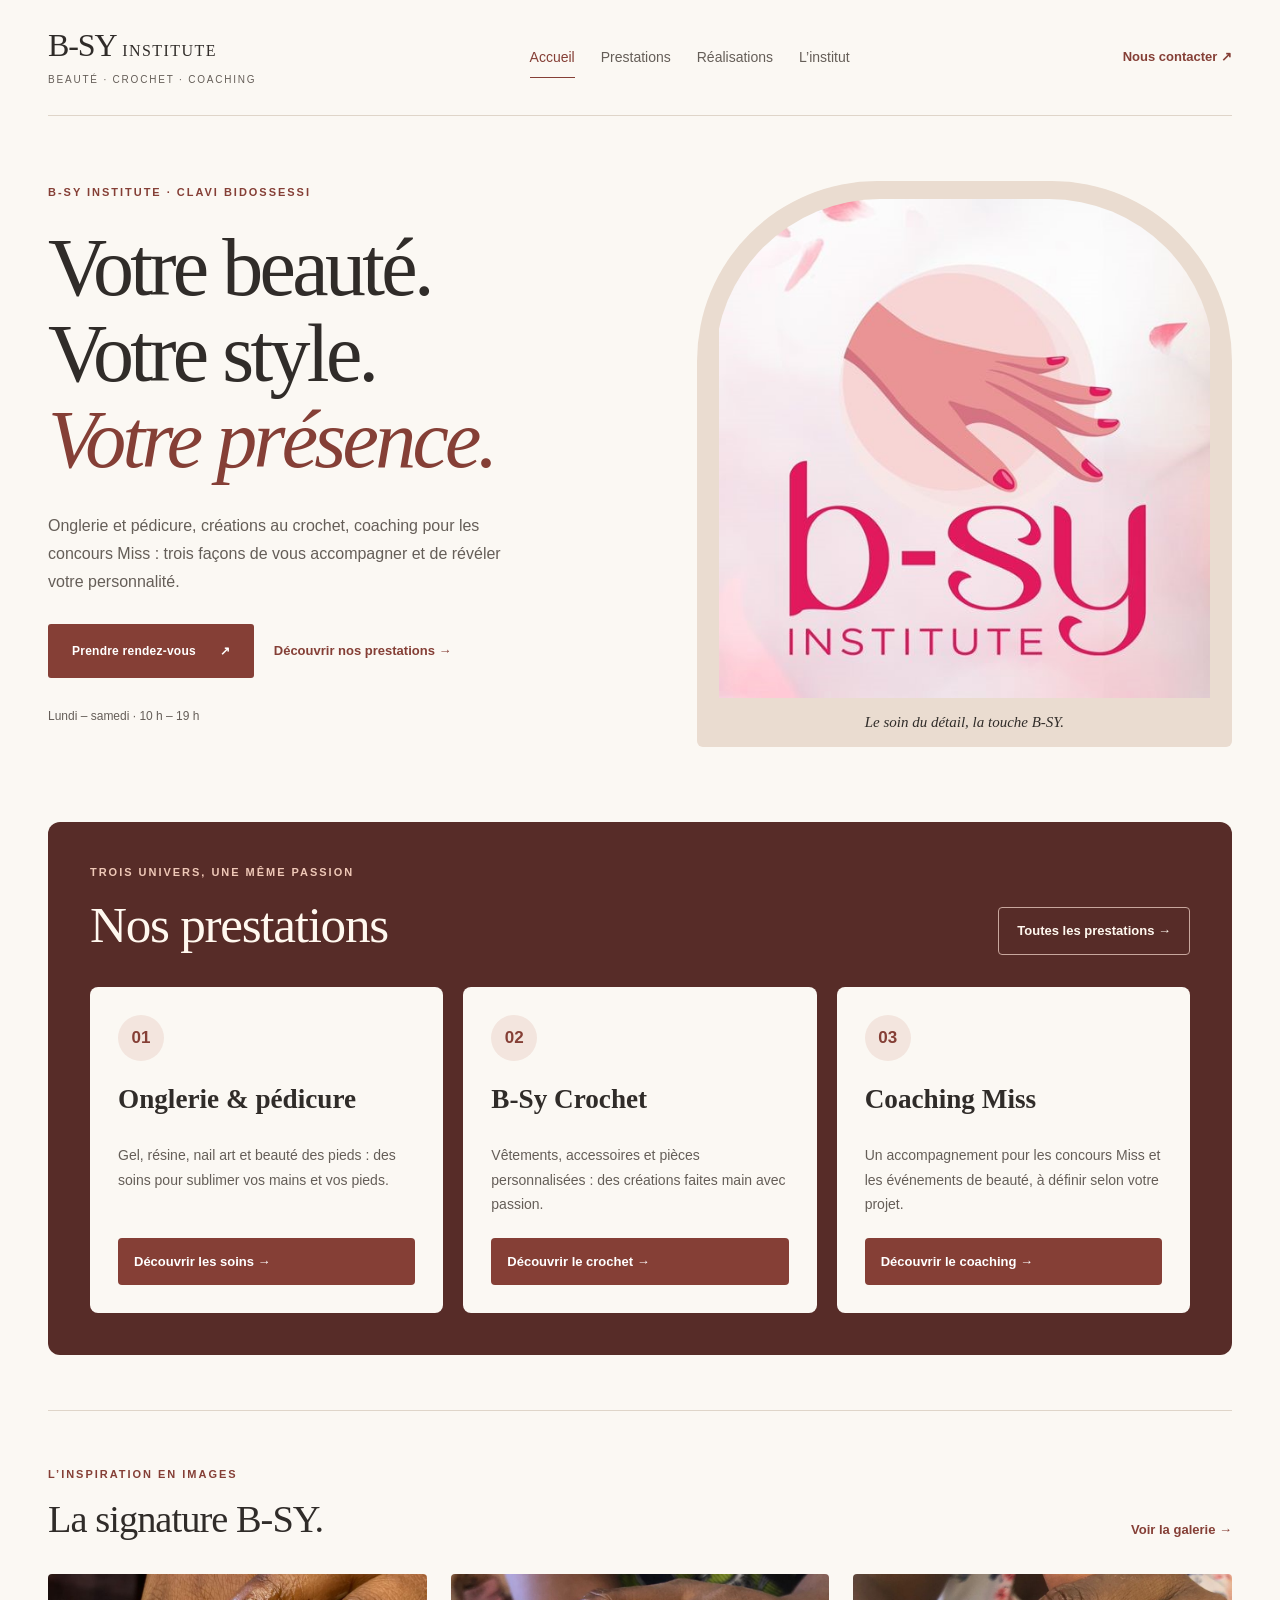
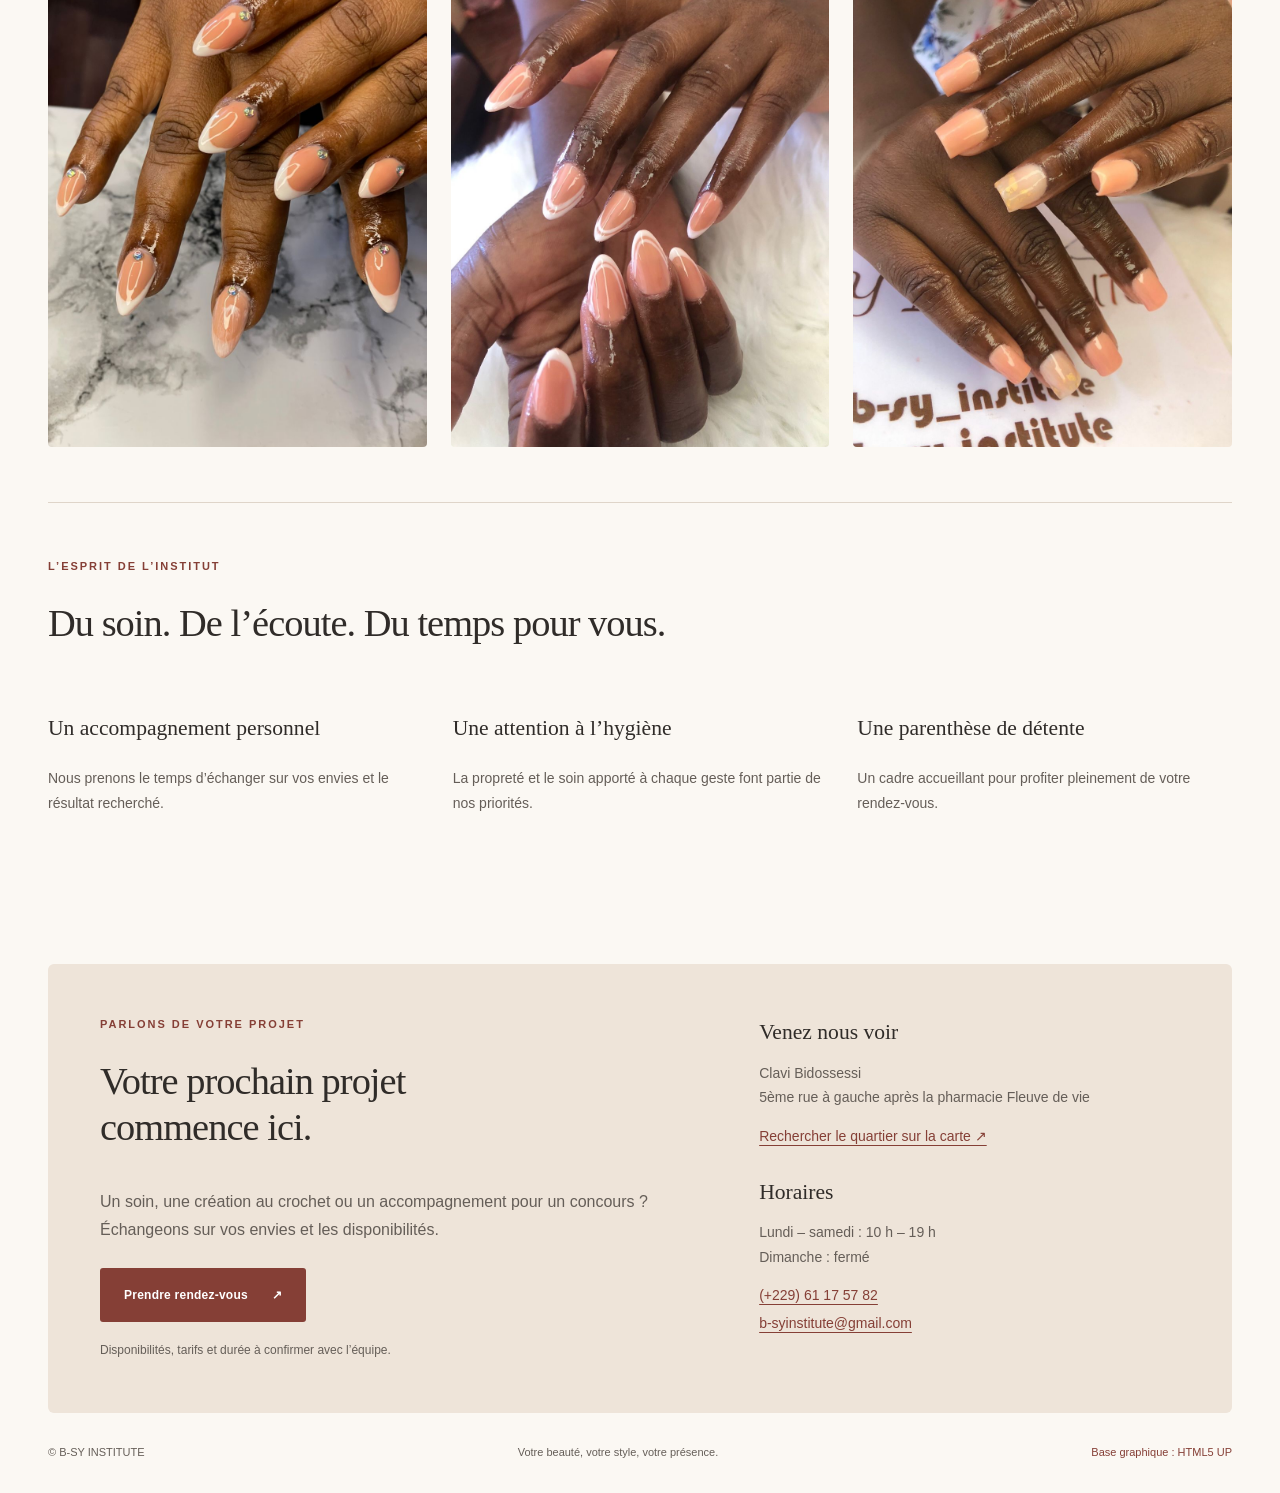
<file: index.html>
<!DOCTYPE html>
<html lang="fr">
<head>
  <meta charset="utf-8">
  <meta name="viewport" content="width=device-width, initial-scale=1">
  <title>B-SY INSTITUTE — Beauté, crochet & coaching</title>
  <meta name="description" content="Onglerie, pédicure, créations au crochet et coaching pour les concours Miss : découvrez les activités de B-SY à Abomey-Calavi.">
  <meta name="theme-color" content="#853f36">
  <link rel="icon" type="image/svg+xml" href="images/favicon.svg">
  <meta property="og:title" content="B-SY INSTITUTE — Beauté, crochet & coaching">
  <meta property="og:description" content="Onglerie, pédicure, créations au crochet et coaching pour les concours Miss : découvrez les activités de B-SY à Abomey-Calavi.">
  <meta property="og:type" content="website">
  <link rel="stylesheet" href="assets/css/main.css">
  <link rel="stylesheet" href="assets/css/institute.css">
  <script src="assets/js/site.js" defer></script>
</head>
<body class="institute">
  <a class="skip-link" href="#content">Aller au contenu</a>
  <div class="site-shell">
    <header class="site-header">
      <a class="brand" href="index.html">B-SY <span>INSTITUTE</span><small>Beauté · Crochet · Coaching</small></a>
      <nav aria-label="Navigation principale"><a href="index.html" aria-current="page">Accueil</a><a href="services.html">Prestations</a><a href="galery.html">Réalisations</a><a href="about.html">L’institut</a></nav>
      <a class="header-contact" href="#contact">Nous contacter ↗</a>
    </header>
    <main id="content"><section class="hero"><div class="hero-copy"><p class="eyebrow">B-SY Institute · Clavi Bidossessi</p><h1>Votre beauté.<br>Votre style.<br><em>Votre présence.</em></h1><p>Onglerie et pédicure, créations au crochet, coaching pour les concours Miss : trois façons de vous accompagner et de révéler votre personnalité.</p><div class="hero-actions"><a class="button primary" href="https://wa.me/22961175782?text=Bonjour%20B-SY%20INSTITUTE%2C%20je%20souhaite%20conna%C3%AEtre%20vos%20disponibilit%C3%A9s%20pour%20un%20rendez-vous.">Prendre rendez-vous <span aria-hidden="true">↗</span></a><a class="text-link" href="services.html">Découvrir nos prestations →</a></div><p class="availability">Lundi – samedi · 10 h – 19 h</p></div><figure class="hero-image"><img src="images/b_sy1.jpg" alt="Présentation de B-SY Institute" fetchpriority="high" decoding="async"><figcaption>Le soin du détail, la touche B-SY.</figcaption></figure></section>
<section class="section-block services-showcase" aria-labelledby="services-title"><div class="section-heading"><div><p class="eyebrow">Trois univers, une même passion</p><h2 id="services-title">Nos prestations</h2></div><a class="text-link" href="services.html">Toutes les prestations →</a></div><div class="service-preview"><article><span class="number">01</span><h3>Onglerie &amp; pédicure</h3><p>Gel, résine, nail art et beauté des pieds : des soins pour sublimer vos mains et vos pieds.</p><a href="services.html#onglerie">Découvrir les soins →</a></article><article><span class="number">02</span><h3>B-Sy Crochet</h3><p>Vêtements, accessoires et pièces personnalisées : des créations faites main avec passion.</p><a href="services.html#crochet">Découvrir le crochet →</a></article><article><span class="number">03</span><h3>Coaching Miss</h3><p>Un accompagnement pour les concours Miss et les événements de beauté, à définir selon votre projet.</p><a href="services.html#coaching">Découvrir le coaching →</a></article></div></section>
<section class="section-block"><div class="section-heading"><div><p class="eyebrow">L’inspiration en images</p><h2>La signature B-SY.</h2></div><a class="text-link" href="galery.html">Voir la galerie →</a></div><div class="gallery-preview"><a href="galery.html" aria-label="Voir nos réalisations"><img src="images/pic33.jpg" alt="Réalisation de prothésie ongulaire B-SY Institute" loading="lazy" decoding="async"></a><a href="galery.html" aria-label="Voir nos réalisations"><img src="images/pic35.jpg" alt="Réalisation de prothésie ongulaire B-SY Institute" loading="lazy" decoding="async"></a><a href="galery.html" aria-label="Voir nos réalisations"><img src="images/pic36.jpg" alt="Réalisation de prothésie ongulaire B-SY Institute" loading="lazy" decoding="async"></a></div></section>
<section class="values section-block"><p class="eyebrow">L’esprit de l’institut</p><h2>Du soin. De l’écoute. Du temps pour vous.</h2><div class="service-preview"><article><h3>Un accompagnement personnel</h3><p>Nous prenons le temps d’échanger sur vos envies et le résultat recherché.</p></article><article><h3>Une attention à l’hygiène</h3><p>La propreté et le soin apporté à chaque geste font partie de nos priorités.</p></article><article><h3>Une parenthèse de détente</h3><p>Un cadre accueillant pour profiter pleinement de votre rendez-vous.</p></article></div></section></main>
    <section class="contact-panel" id="contact" aria-labelledby="contact-title">
      <div><p class="eyebrow">Parlons de votre projet</p><h2 id="contact-title">Votre prochain projet<br>commence ici.</h2><p>Un soin, une création au crochet ou un accompagnement pour un concours ? Échangeons sur vos envies et les disponibilités.</p><a class="button primary" href="https://wa.me/22961175782?text=Bonjour%20B-SY%20INSTITUTE%2C%20je%20souhaite%20conna%C3%AEtre%20vos%20disponibilit%C3%A9s%20pour%20un%20rendez-vous.">Prendre rendez-vous <span aria-hidden="true">↗</span></a><p class="fine-print">Disponibilités, tarifs et durée à confirmer avec l’équipe.</p></div>
      <div class="contact-details"><h3>Venez nous voir</h3><p>Clavi Bidossessi<br>5ème rue à gauche après la pharmacie Fleuve de vie</p><a href="https://www.google.com/maps/search/?api=1&amp;query=Clavi%20Bidossessi%20pharmacie%20Fleuve%20de%20vie">Rechercher le quartier sur la carte ↗</a><h3>Horaires</h3><p>Lundi – samedi : 10 h – 19 h<br>Dimanche : fermé</p><a href="tel:+22961175782">(+229) 61 17 57 82</a><br><a href="mailto:b-syinstitute@gmail.com">b-syinstitute@gmail.com</a></div>
    </section>
    <footer class="site-footer"><span>© B-SY INSTITUTE</span><span>Votre beauté, votre style, votre présence.</span><a href="https://html5up.net">Base graphique : HTML5 UP</a></footer>
  </div>
</body>
</html>
</file>
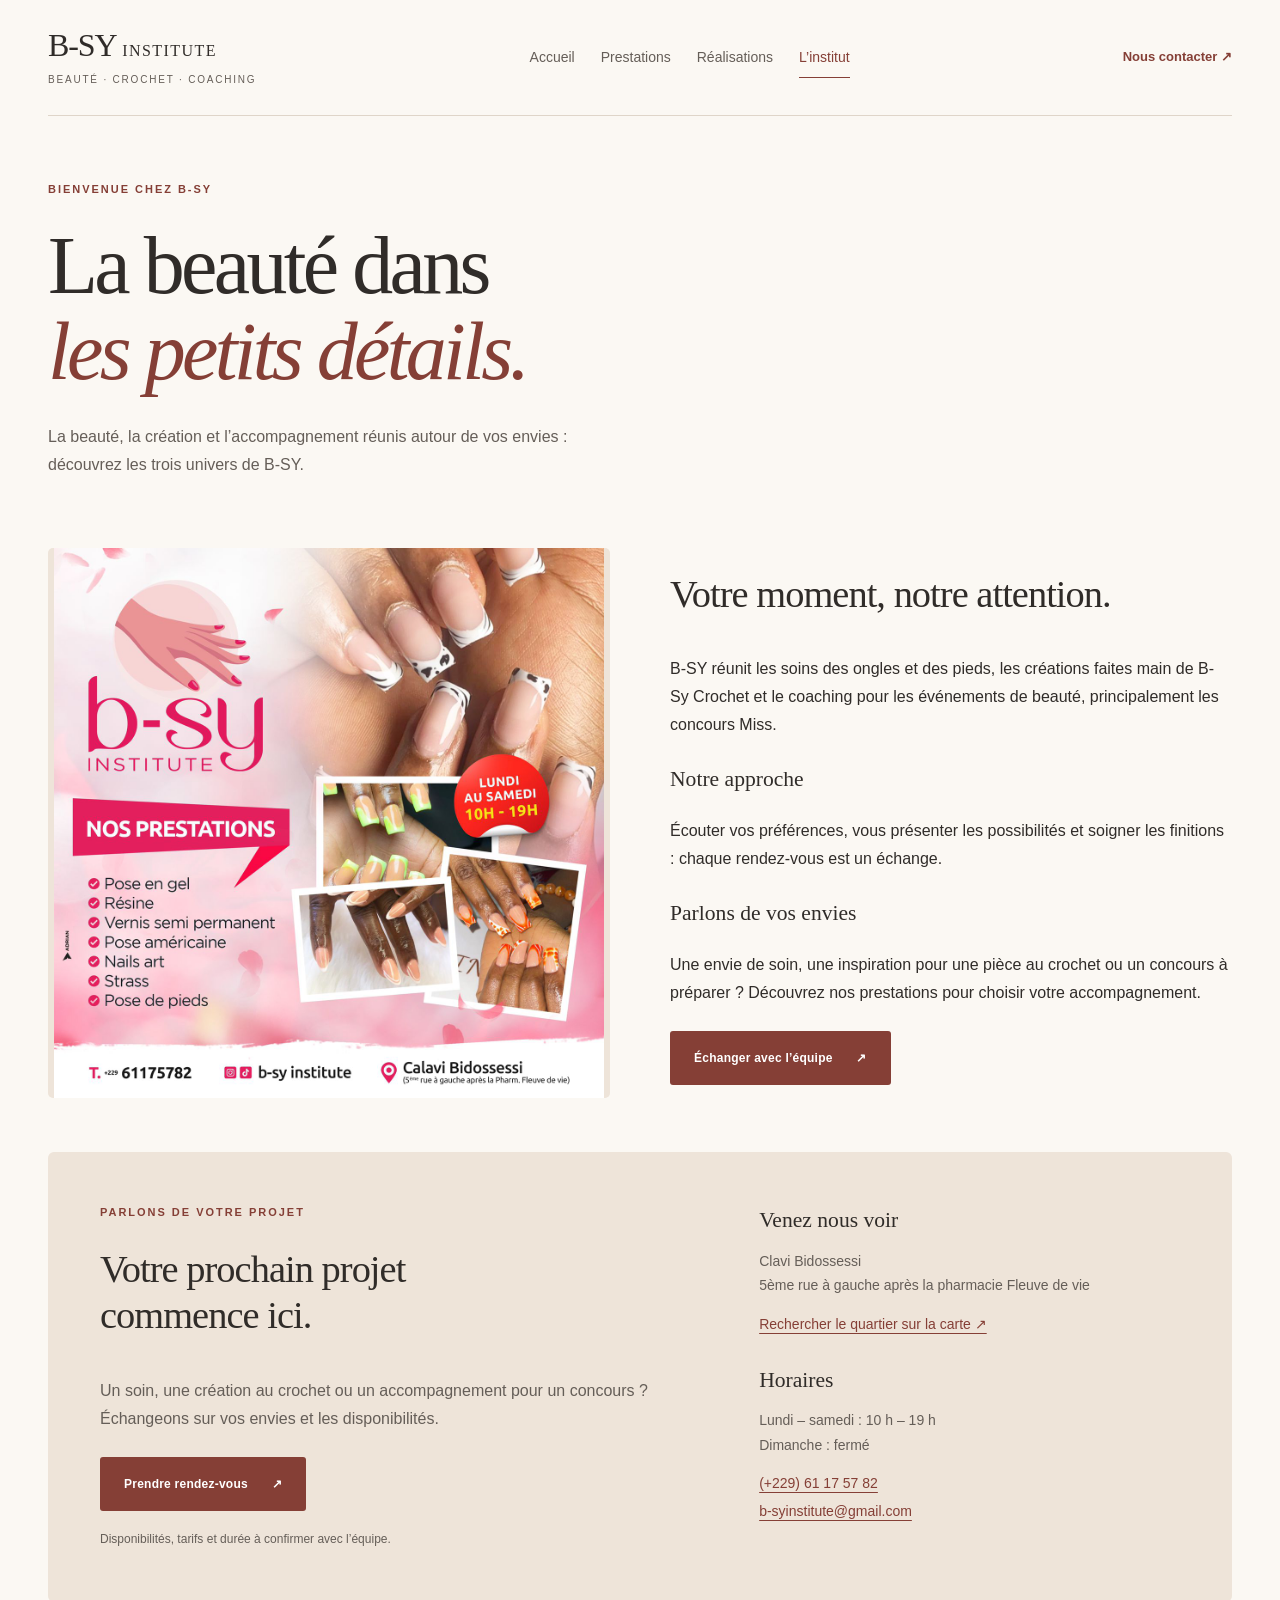
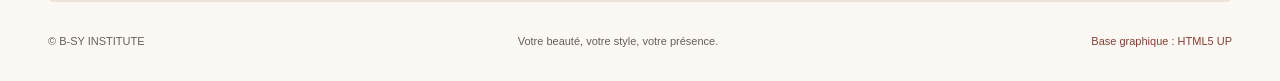
<file: about.html>
<!DOCTYPE html>
<html lang="fr">
<head>
  <meta charset="utf-8">
  <meta name="viewport" content="width=device-width, initial-scale=1">
  <title>L’institut — B-SY INSTITUTE</title>
  <meta name="description" content="Découvrez B-SY : onglerie et pédicure, créations B-Sy Crochet et coaching pour les concours Miss et événements de beauté.">
  <meta name="theme-color" content="#853f36">
  <link rel="icon" type="image/svg+xml" href="images/favicon.svg">
  <meta property="og:title" content="L’institut — B-SY INSTITUTE">
  <meta property="og:description" content="Découvrez B-SY : onglerie et pédicure, créations B-Sy Crochet et coaching pour les concours Miss et événements de beauté.">
  <meta property="og:type" content="website">
  <link rel="stylesheet" href="assets/css/main.css">
  <link rel="stylesheet" href="assets/css/institute.css">
  <script src="assets/js/site.js" defer></script>
</head>
<body class="institute">
  <a class="skip-link" href="#content">Aller au contenu</a>
  <div class="site-shell">
    <header class="site-header">
      <a class="brand" href="index.html">B-SY <span>INSTITUTE</span><small>Beauté · Crochet · Coaching</small></a>
      <nav aria-label="Navigation principale"><a href="index.html">Accueil</a><a href="services.html">Prestations</a><a href="galery.html">Réalisations</a><a href="about.html" aria-current="page">L’institut</a></nav>
      <a class="header-contact" href="#contact">Nous contacter ↗</a>
    </header>
    <main id="content"><section class="page-intro"><p class="eyebrow">Bienvenue chez B-SY</p><h1>La beauté dans<br><em>les petits détails.</em></h1><p>La beauté, la création et l’accompagnement réunis autour de vos envies : découvrez les trois univers de B-SY.</p></section><section class="about-layout"><div class="about-photo"><img src="images/b_sy.jpg" alt="B-SY Institute" loading="lazy" decoding="async"></div><div><h2>Votre moment, notre attention.</h2><p>B-SY réunit les soins des ongles et des pieds, les créations faites main de B-Sy Crochet et le coaching pour les événements de beauté, principalement les concours Miss.</p><h3>Notre approche</h3><p>Écouter vos préférences, vous présenter les possibilités et soigner les finitions : chaque rendez-vous est un échange.</p><h3>Parlons de vos envies</h3><p>Une envie de soin, une inspiration pour une pièce au crochet ou un concours à préparer ? Découvrez nos prestations pour choisir votre accompagnement.</p><a class="button primary" href="https://wa.me/22961175782?text=Bonjour%20B-SY%20INSTITUTE%2C%20je%20souhaite%20conna%C3%AEtre%20vos%20disponibilit%C3%A9s%20pour%20un%20rendez-vous.">Échanger avec l’équipe <span aria-hidden="true">↗</span></a></div></section></main>
    <section class="contact-panel" id="contact" aria-labelledby="contact-title">
      <div><p class="eyebrow">Parlons de votre projet</p><h2 id="contact-title">Votre prochain projet<br>commence ici.</h2><p>Un soin, une création au crochet ou un accompagnement pour un concours ? Échangeons sur vos envies et les disponibilités.</p><a class="button primary" href="https://wa.me/22961175782?text=Bonjour%20B-SY%20INSTITUTE%2C%20je%20souhaite%20conna%C3%AEtre%20vos%20disponibilit%C3%A9s%20pour%20un%20rendez-vous.">Prendre rendez-vous <span aria-hidden="true">↗</span></a><p class="fine-print">Disponibilités, tarifs et durée à confirmer avec l’équipe.</p></div>
      <div class="contact-details"><h3>Venez nous voir</h3><p>Clavi Bidossessi<br>5ème rue à gauche après la pharmacie Fleuve de vie</p><a href="https://www.google.com/maps/search/?api=1&amp;query=Clavi%20Bidossessi%20pharmacie%20Fleuve%20de%20vie">Rechercher le quartier sur la carte ↗</a><h3>Horaires</h3><p>Lundi – samedi : 10 h – 19 h<br>Dimanche : fermé</p><a href="tel:+22961175782">(+229) 61 17 57 82</a><br><a href="mailto:b-syinstitute@gmail.com">b-syinstitute@gmail.com</a></div>
    </section>
    <footer class="site-footer"><span>© B-SY INSTITUTE</span><span>Votre beauté, votre style, votre présence.</span><a href="https://html5up.net">Base graphique : HTML5 UP</a></footer>
  </div>
</body>
</html>
</file>
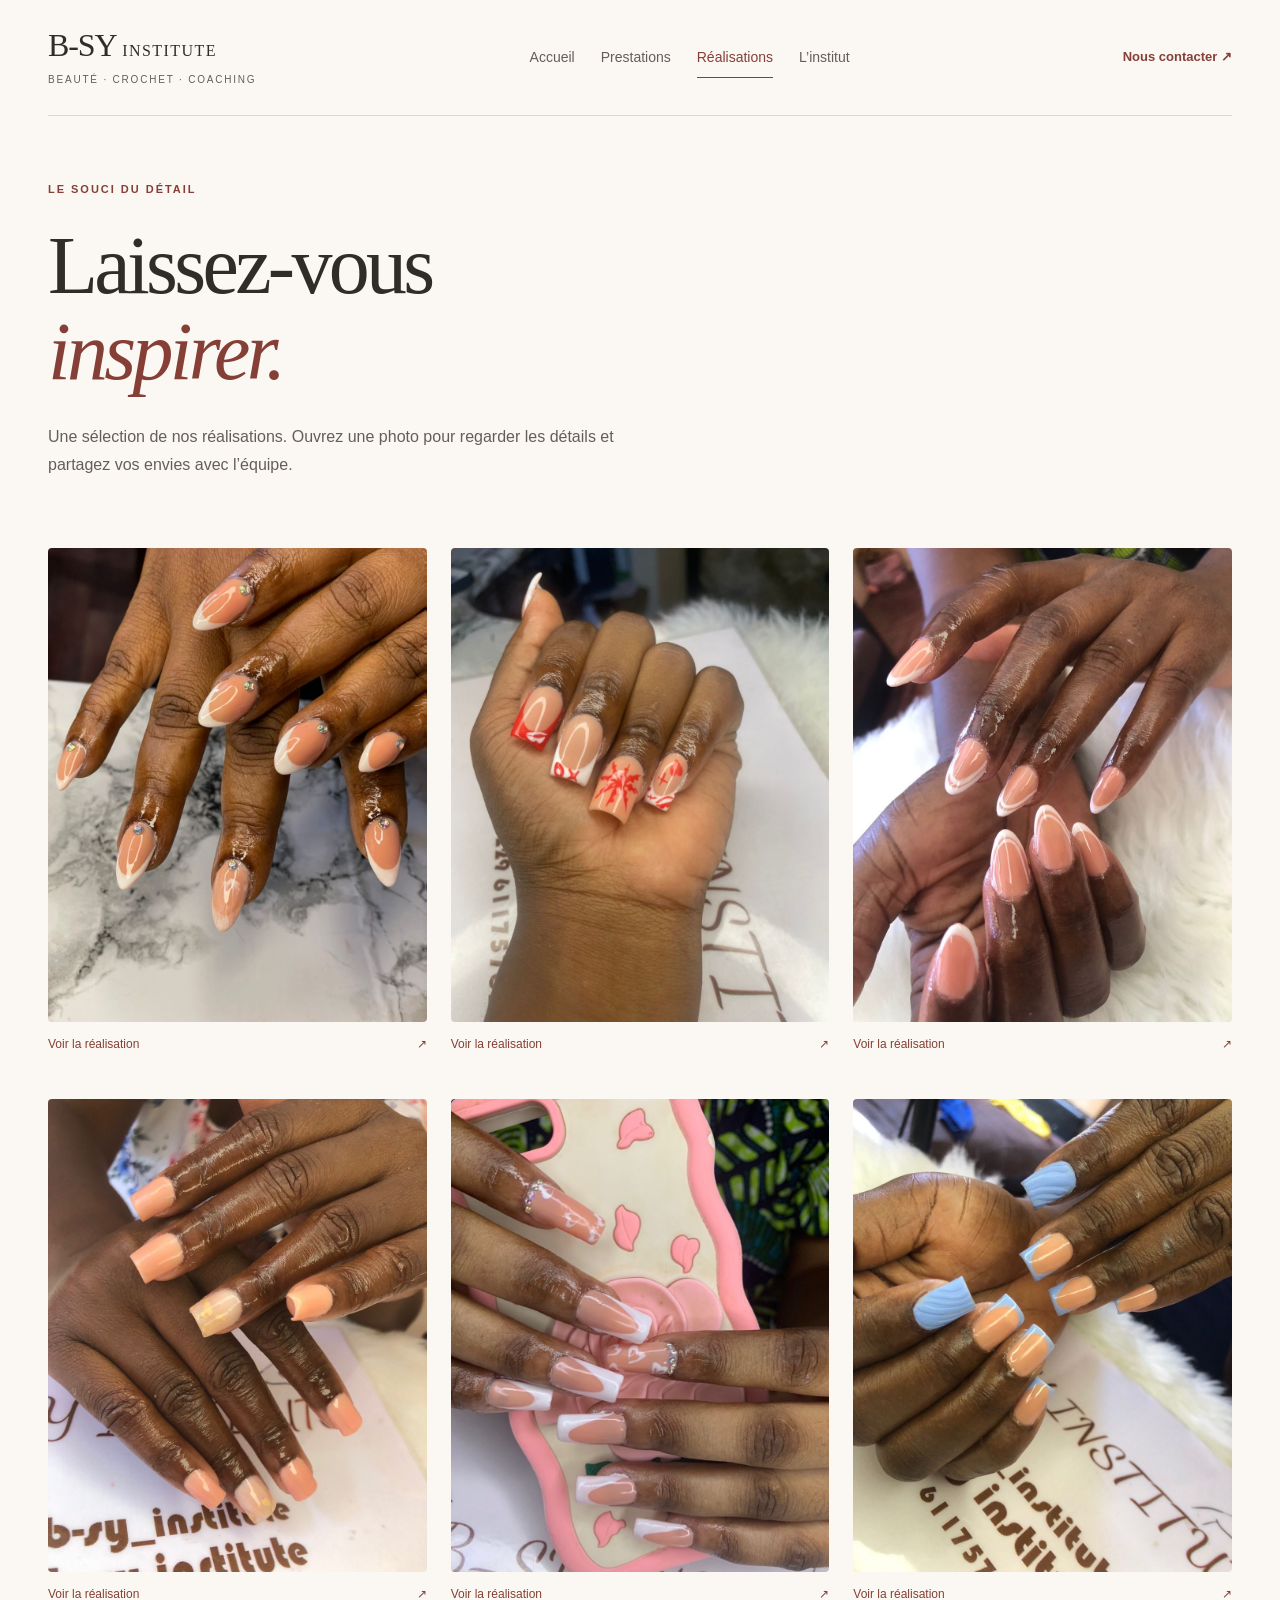
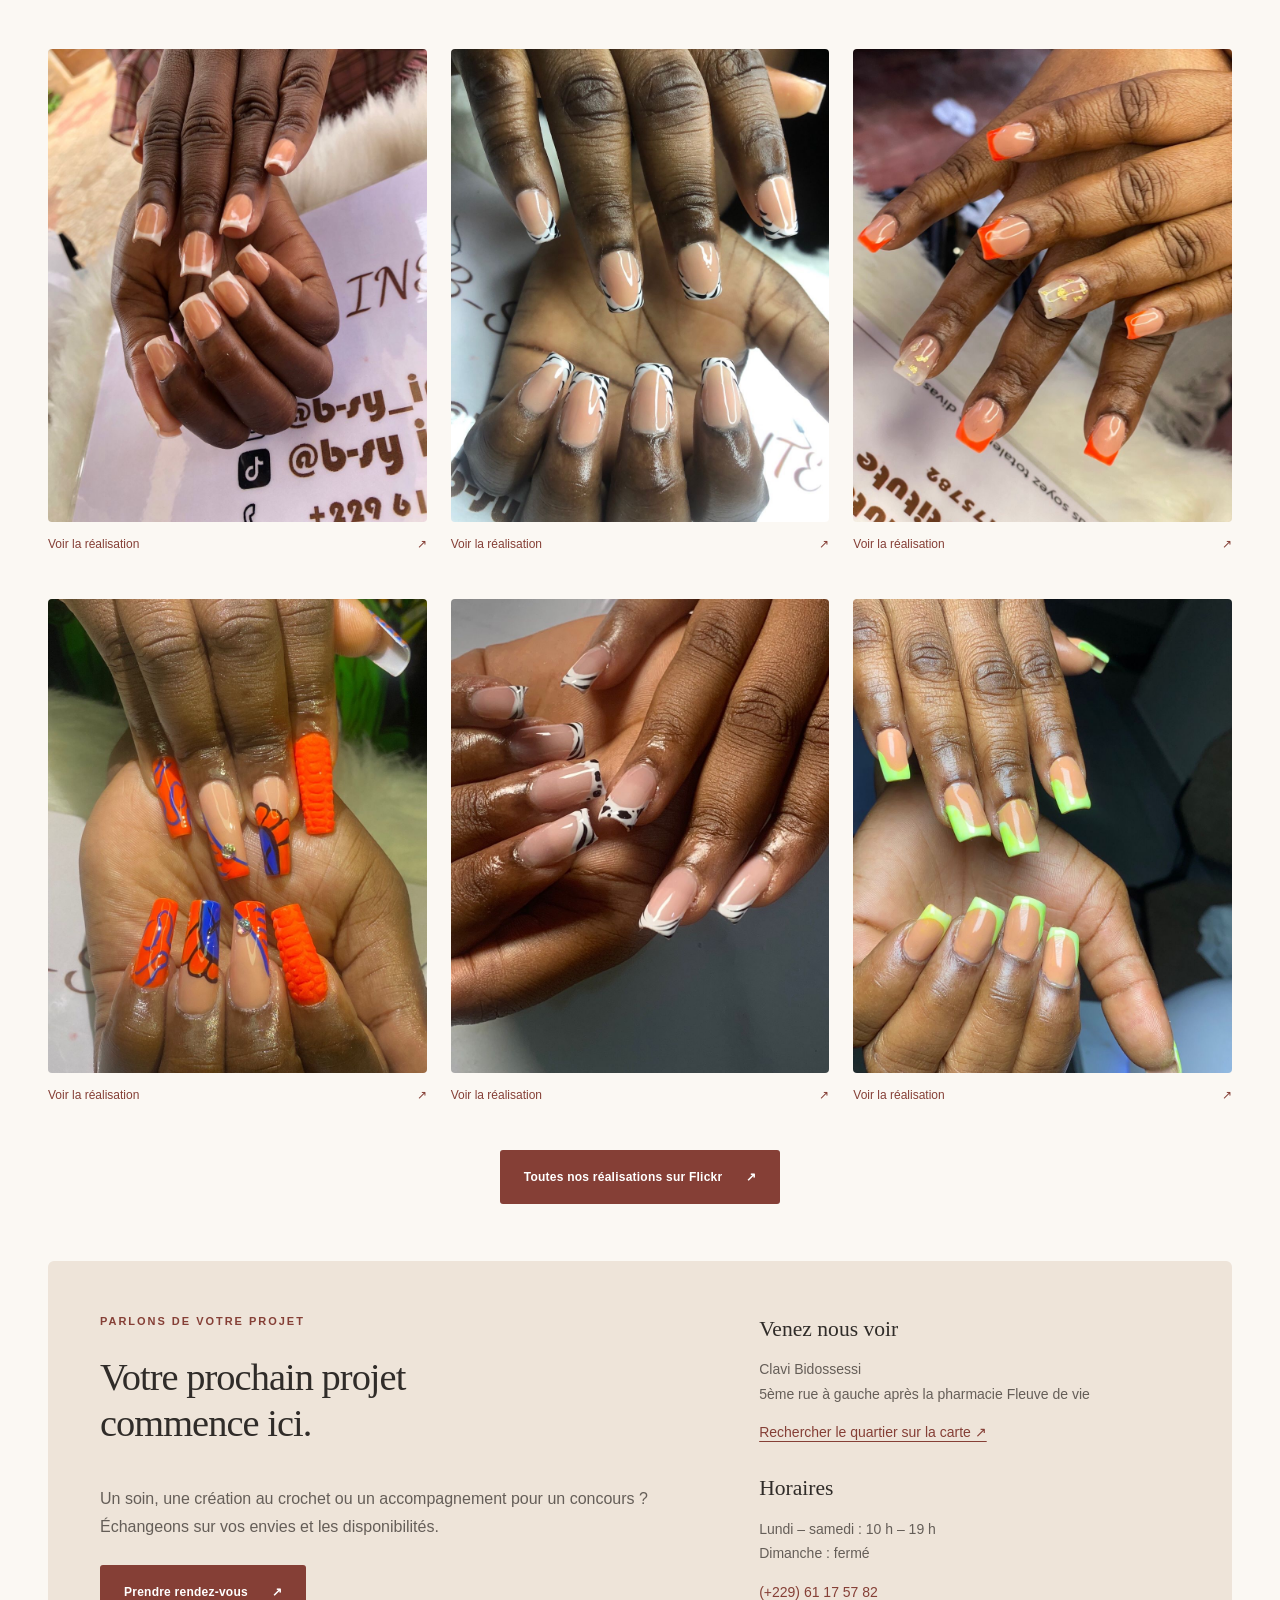
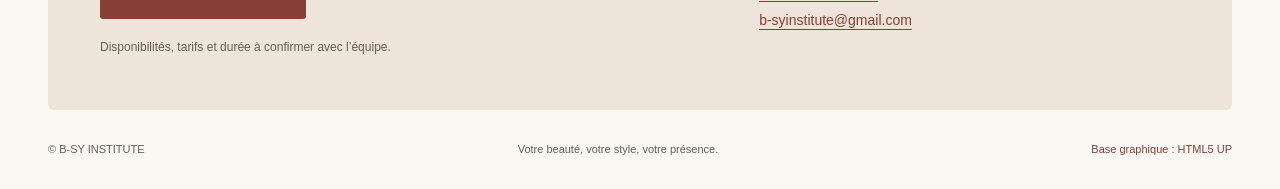
<file: galery.html>
<!DOCTYPE html>
<html lang="fr">
<head>
  <meta charset="utf-8">
  <meta name="viewport" content="width=device-width, initial-scale=1">
  <title>Nos réalisations — B-SY INSTITUTE</title>
  <meta name="description" content="Explorez la galerie des réalisations de B-SY Institute et trouvez une inspiration pour votre prochain rendez-vous.">
  <meta name="theme-color" content="#853f36">
  <link rel="icon" type="image/svg+xml" href="images/favicon.svg">
  <meta property="og:title" content="Nos réalisations — B-SY INSTITUTE">
  <meta property="og:description" content="Explorez la galerie des réalisations de B-SY Institute et trouvez une inspiration pour votre prochain rendez-vous.">
  <meta property="og:type" content="website">
  <link rel="stylesheet" href="assets/css/main.css">
  <link rel="stylesheet" href="assets/css/institute.css">
  <script src="assets/js/site.js" defer></script>
</head>
<body class="institute">
  <a class="skip-link" href="#content">Aller au contenu</a>
  <div class="site-shell">
    <header class="site-header">
      <a class="brand" href="index.html">B-SY <span>INSTITUTE</span><small>Beauté · Crochet · Coaching</small></a>
      <nav aria-label="Navigation principale"><a href="index.html">Accueil</a><a href="services.html">Prestations</a><a href="galery.html" aria-current="page">Réalisations</a><a href="about.html">L’institut</a></nav>
      <a class="header-contact" href="#contact">Nous contacter ↗</a>
    </header>
    <main id="content"><section class="page-intro"><p class="eyebrow">Le souci du détail</p><h1>Laissez-vous<br><em>inspirer.</em></h1><p>Une sélection de nos réalisations. Ouvrez une photo pour regarder les détails et partagez vos envies avec l’équipe.</p></section><section class="gallery-grid" aria-label="Photos de nos réalisations"><a class="gallery-item" href="images/pic33.jpg" data-gallery><img src="images/pic33.jpg" alt="Réalisation B-SY Institute — photo 1" loading="lazy" decoding="async"><span>Voir la réalisation <span aria-hidden="true">↗</span></span></a><a class="gallery-item" href="images/pic45.jpg" data-gallery><img src="images/pic45.jpg" alt="Réalisation B-SY Institute — photo 2" loading="lazy" decoding="async"><span>Voir la réalisation <span aria-hidden="true">↗</span></span></a><a class="gallery-item" href="images/pic35.jpg" data-gallery><img src="images/pic35.jpg" alt="Réalisation B-SY Institute — photo 3" loading="lazy" decoding="async"><span>Voir la réalisation <span aria-hidden="true">↗</span></span></a><a class="gallery-item" href="images/pic36.jpg" data-gallery><img src="images/pic36.jpg" alt="Réalisation B-SY Institute — photo 4" loading="lazy" decoding="async"><span>Voir la réalisation <span aria-hidden="true">↗</span></span></a><a class="gallery-item" href="images/pic37.jpg" data-gallery><img src="images/pic37.jpg" alt="Réalisation B-SY Institute — photo 5" loading="lazy" decoding="async"><span>Voir la réalisation <span aria-hidden="true">↗</span></span></a><a class="gallery-item" href="images/pic38.jpg" data-gallery><img src="images/pic38.jpg" alt="Réalisation B-SY Institute — photo 6" loading="lazy" decoding="async"><span>Voir la réalisation <span aria-hidden="true">↗</span></span></a><a class="gallery-item" href="images/pic39.jpg" data-gallery><img src="images/pic39.jpg" alt="Réalisation B-SY Institute — photo 7" loading="lazy" decoding="async"><span>Voir la réalisation <span aria-hidden="true">↗</span></span></a><a class="gallery-item" href="images/pic40.jpg" data-gallery><img src="images/pic40.jpg" alt="Réalisation B-SY Institute — photo 8" loading="lazy" decoding="async"><span>Voir la réalisation <span aria-hidden="true">↗</span></span></a><a class="gallery-item" href="images/pic41.jpg" data-gallery><img src="images/pic41.jpg" alt="Réalisation B-SY Institute — photo 9" loading="lazy" decoding="async"><span>Voir la réalisation <span aria-hidden="true">↗</span></span></a><a class="gallery-item" href="images/pic42.jpg" data-gallery><img src="images/pic42.jpg" alt="Réalisation B-SY Institute — photo 10" loading="lazy" decoding="async"><span>Voir la réalisation <span aria-hidden="true">↗</span></span></a><a class="gallery-item" href="images/pic43.jpg" data-gallery><img src="images/pic43.jpg" alt="Réalisation B-SY Institute — photo 11" loading="lazy" decoding="async"><span>Voir la réalisation <span aria-hidden="true">↗</span></span></a><a class="gallery-item" href="images/pic44.jpg" data-gallery><img src="images/pic44.jpg" alt="Réalisation B-SY Institute — photo 12" loading="lazy" decoding="async"><span>Voir la réalisation <span aria-hidden="true">↗</span></span></a></section><div class="gallery-more"><a class="button primary" href="https://www.flickr.com/photos/202290635@N02/">Toutes nos réalisations sur Flickr <span aria-hidden="true">↗</span></a></div><dialog class="photo-dialog" aria-label="Photo de réalisation agrandie"><button type="button" class="close-photo" aria-label="Fermer la photo">Fermer ×</button><img alt=""></dialog></main>
    <section class="contact-panel" id="contact" aria-labelledby="contact-title">
      <div><p class="eyebrow">Parlons de votre projet</p><h2 id="contact-title">Votre prochain projet<br>commence ici.</h2><p>Un soin, une création au crochet ou un accompagnement pour un concours ? Échangeons sur vos envies et les disponibilités.</p><a class="button primary" href="https://wa.me/22961175782?text=Bonjour%20B-SY%20INSTITUTE%2C%20je%20souhaite%20conna%C3%AEtre%20vos%20disponibilit%C3%A9s%20pour%20un%20rendez-vous.">Prendre rendez-vous <span aria-hidden="true">↗</span></a><p class="fine-print">Disponibilités, tarifs et durée à confirmer avec l’équipe.</p></div>
      <div class="contact-details"><h3>Venez nous voir</h3><p>Clavi Bidossessi<br>5ème rue à gauche après la pharmacie Fleuve de vie</p><a href="https://www.google.com/maps/search/?api=1&amp;query=Clavi%20Bidossessi%20pharmacie%20Fleuve%20de%20vie">Rechercher le quartier sur la carte ↗</a><h3>Horaires</h3><p>Lundi – samedi : 10 h – 19 h<br>Dimanche : fermé</p><a href="tel:+22961175782">(+229) 61 17 57 82</a><br><a href="mailto:b-syinstitute@gmail.com">b-syinstitute@gmail.com</a></div>
    </section>
    <footer class="site-footer"><span>© B-SY INSTITUTE</span><span>Votre beauté, votre style, votre présence.</span><a href="https://html5up.net">Base graphique : HTML5 UP</a></footer>
  </div>
</body>
</html>
</file>
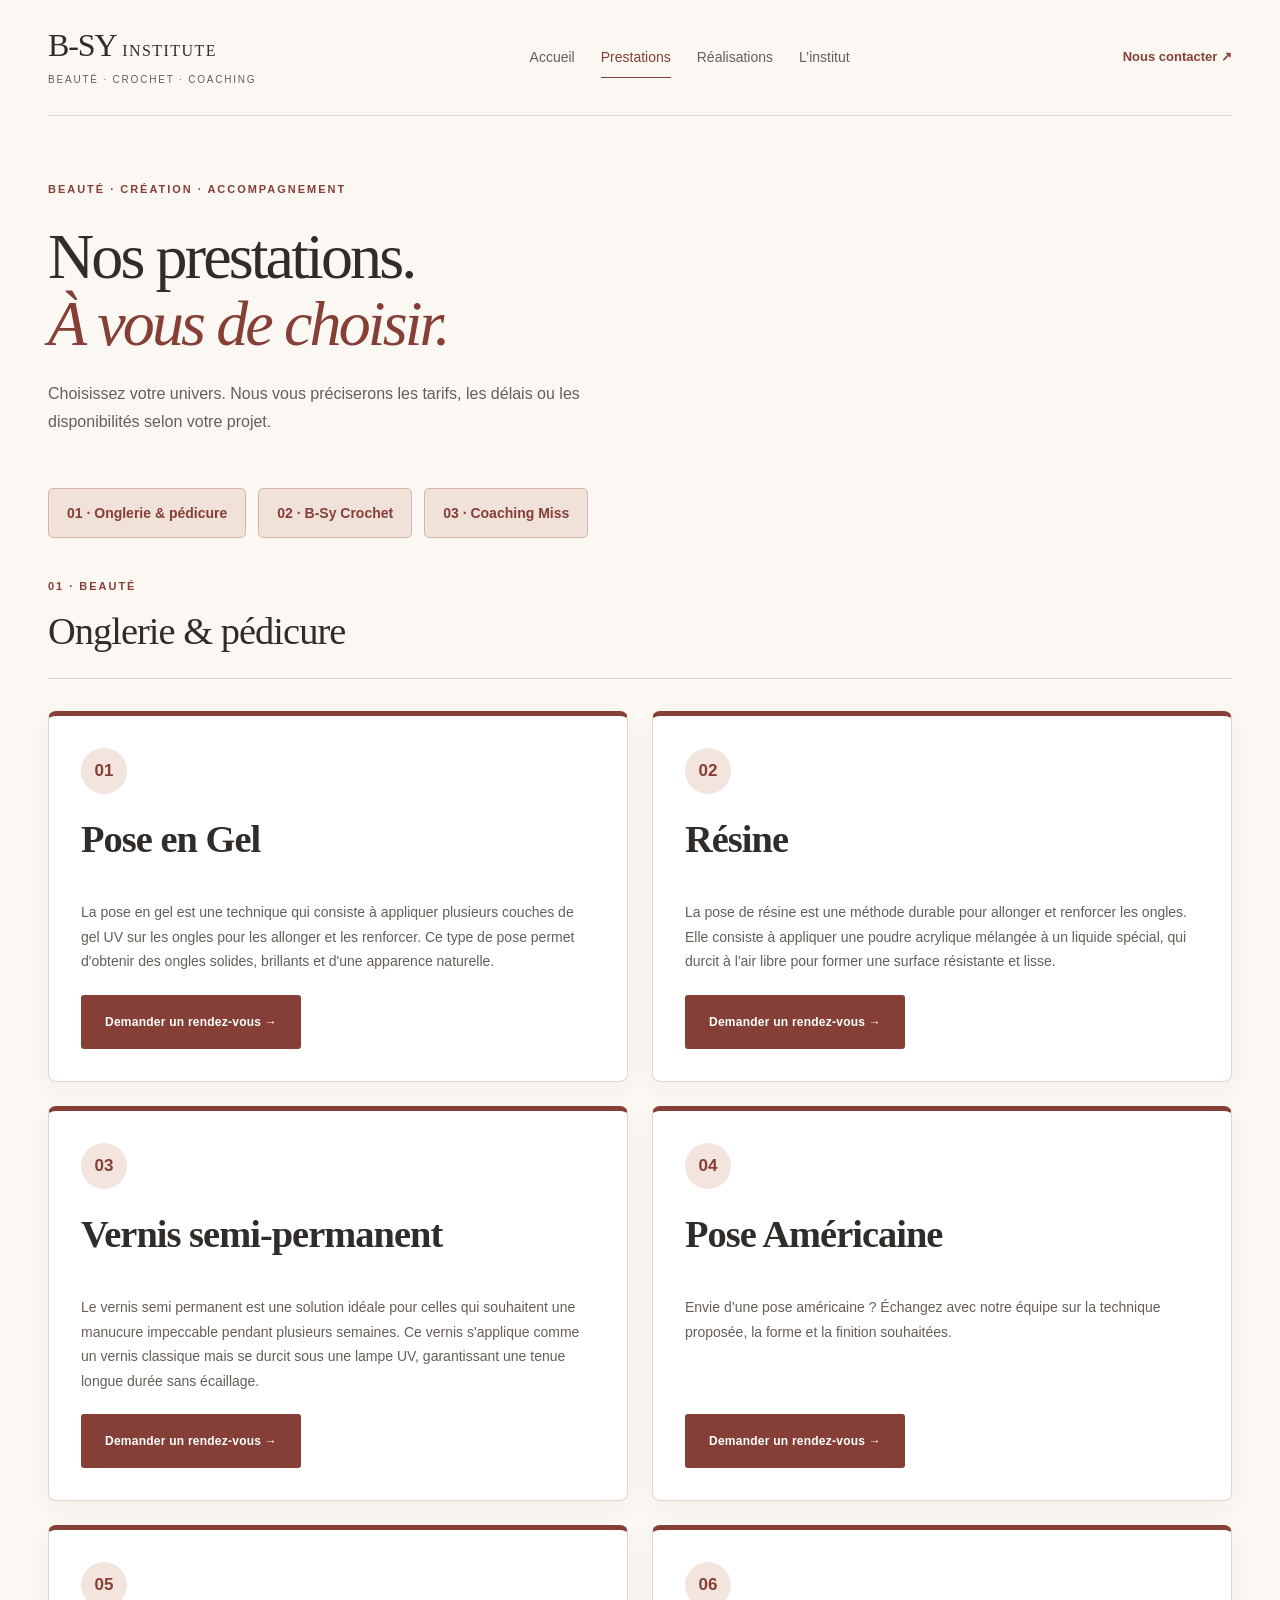
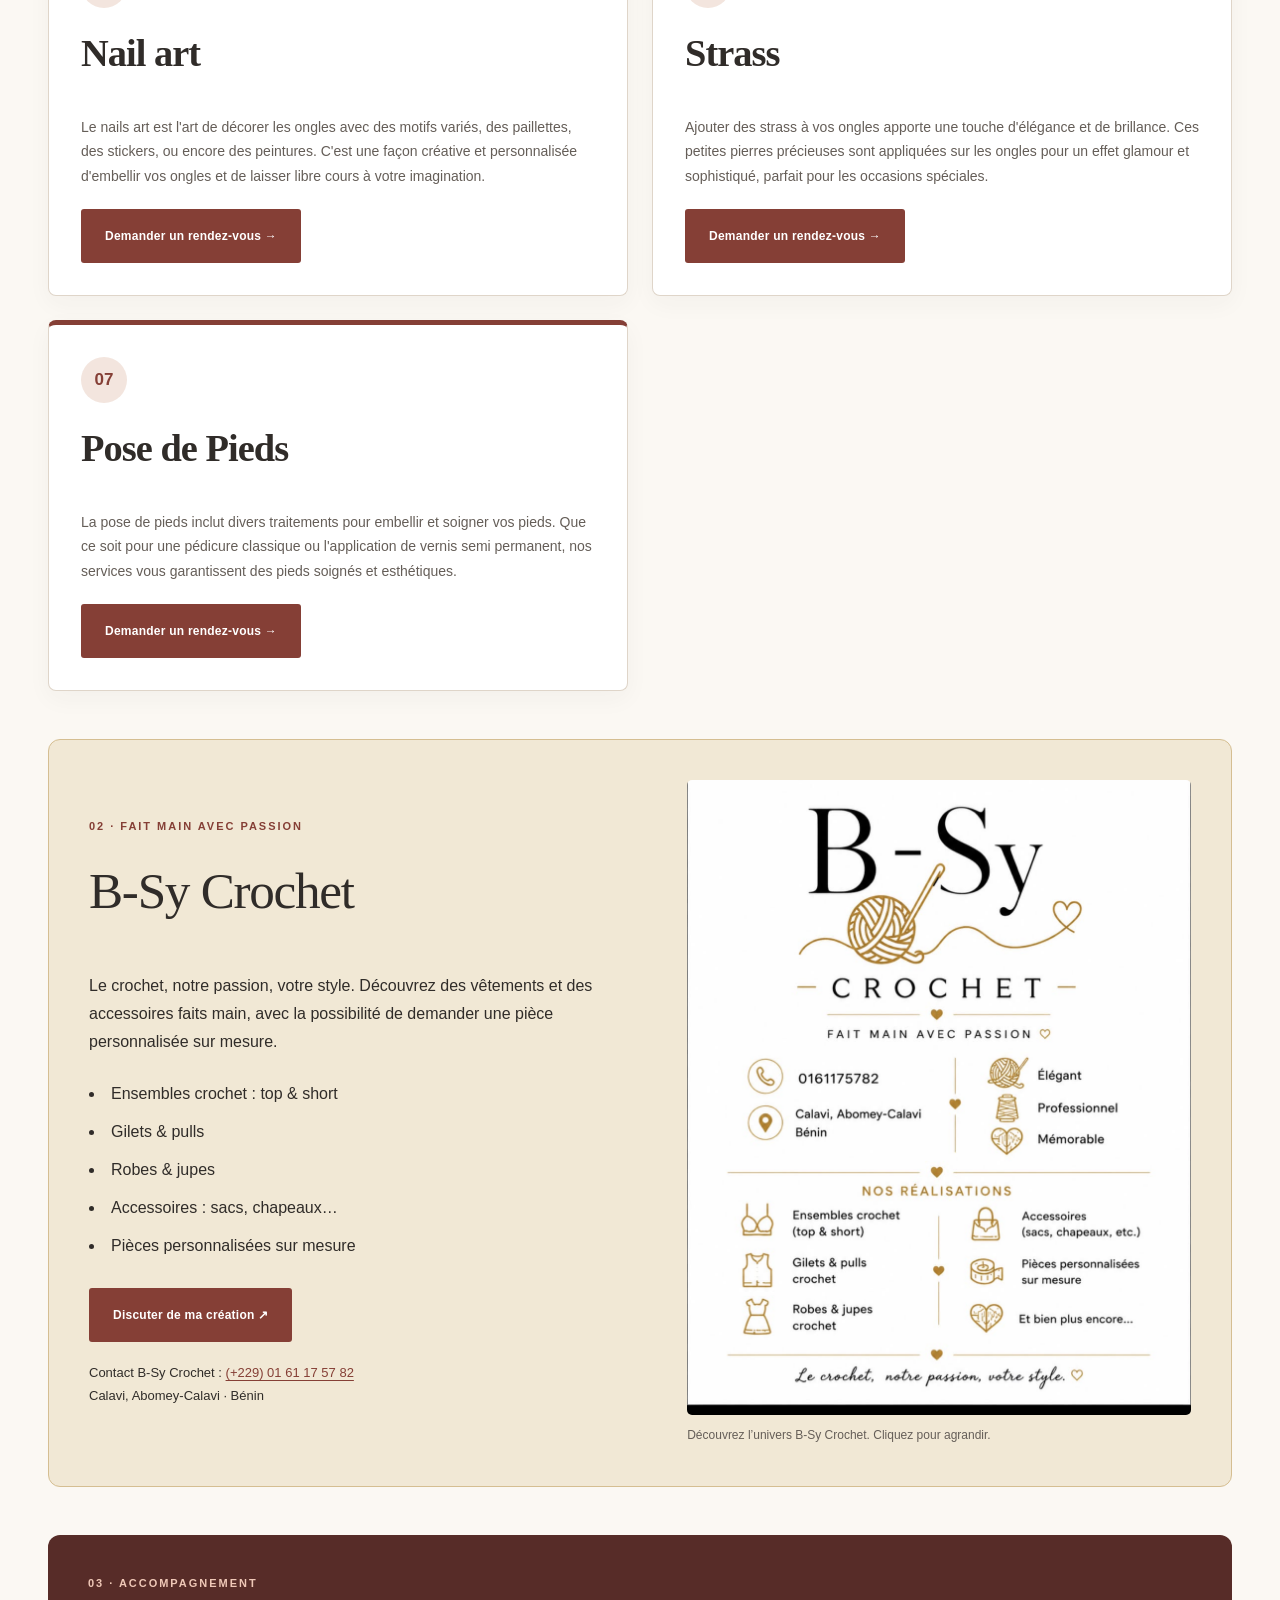
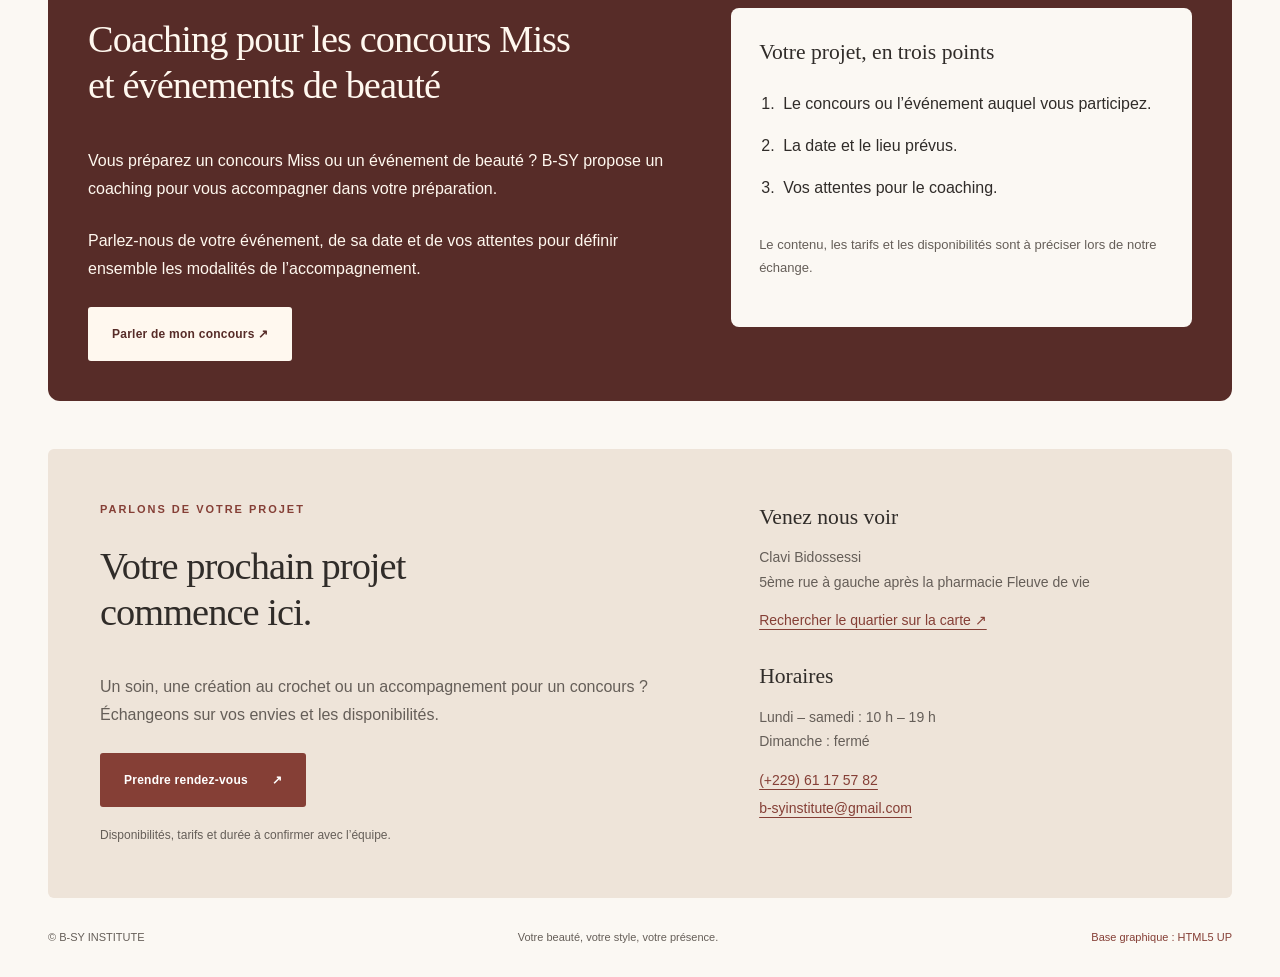
<file: services.html>
<!DOCTYPE html>
<html lang="fr">
<head>
  <meta charset="utf-8">
  <meta name="viewport" content="width=device-width, initial-scale=1">
  <title>Nos prestations — B-SY INSTITUTE</title>
  <meta name="description" content="Découvrez nos soins des ongles et des pieds, les créations B-Sy Crochet et le coaching pour les concours Miss et événements de beauté.">
  <meta name="theme-color" content="#853f36">
  <link rel="icon" type="image/svg+xml" href="images/favicon.svg">
  <meta property="og:title" content="Nos prestations — B-SY INSTITUTE">
  <meta property="og:description" content="Découvrez nos soins des ongles et des pieds, les créations B-Sy Crochet et le coaching pour les concours Miss et événements de beauté.">
  <meta property="og:type" content="website">
  <link rel="stylesheet" href="assets/css/main.css">
  <link rel="stylesheet" href="assets/css/institute.css">
  <script src="assets/js/site.js" defer></script>
</head>
<body class="institute">
  <a class="skip-link" href="#content">Aller au contenu</a>
  <div class="site-shell">
    <header class="site-header">
      <a class="brand" href="index.html">B-SY <span>INSTITUTE</span><small>Beauté · Crochet · Coaching</small></a>
      <nav aria-label="Navigation principale"><a href="index.html">Accueil</a><a href="services.html" aria-current="page">Prestations</a><a href="galery.html">Réalisations</a><a href="about.html">L’institut</a></nav>
      <a class="header-contact" href="#contact">Nous contacter ↗</a>
    </header>
    <main id="content"><section class="page-intro services-intro"><p class="eyebrow">Beauté · Création · Accompagnement</p><h1>Nos prestations.<br><em>À vous de choisir.</em></h1><p>Choisissez votre univers. Nous vous préciserons les tarifs, les délais ou les disponibilités selon votre projet.</p></section><nav class="activity-nav" aria-label="Choisir une activité"><a href="#onglerie">01 · Onglerie &amp; pédicure</a><a href="#crochet">02 · B-Sy Crochet</a><a href="#coaching">03 · Coaching Miss</a></nav>
<section class="activity-section" id="onglerie" aria-labelledby="onglerie-title"><div class="section-heading"><div><p class="eyebrow">01 · Beauté</p><h2 id="onglerie-title">Onglerie &amp; pédicure</h2></div></div><div class="services-grid"><article class="service-card" id="prestation-1"><span class="number">01</span><h2>Pose en Gel</h2><p>La pose en gel est une technique qui consiste à appliquer plusieurs couches de gel UV sur les ongles pour les allonger et les renforcer. Ce type de pose permet d'obtenir des ongles solides, brillants et d'une apparence naturelle.</p><a class="button primary" href="https://wa.me/22961175782?text=Bonjour%20B-SY%20INSTITUTE%2C%20je%20souhaite%20conna%C3%AEtre%20vos%20disponibilit%C3%A9s%20pour%20%3A%20Pose%20en%20Gel.">Demander un rendez-vous →</a></article><article class="service-card" id="prestation-2"><span class="number">02</span><h2>Résine</h2><p>La pose de résine est une méthode durable pour allonger et renforcer les ongles. Elle consiste à appliquer une poudre acrylique mélangée à un liquide spécial, qui durcit à l'air libre pour former une surface résistante et lisse.</p><a class="button primary" href="https://wa.me/22961175782?text=Bonjour%20B-SY%20INSTITUTE%2C%20je%20souhaite%20conna%C3%AEtre%20vos%20disponibilit%C3%A9s%20pour%20%3A%20R%C3%A9sine.">Demander un rendez-vous →</a></article><article class="service-card" id="prestation-3"><span class="number">03</span><h2>Vernis semi-permanent</h2><p>Le vernis semi permanent est une solution idéale pour celles qui souhaitent une manucure impeccable pendant plusieurs semaines. Ce vernis s'applique comme un vernis classique mais se durcit sous une lampe UV, garantissant une tenue longue durée sans écaillage.</p><a class="button primary" href="https://wa.me/22961175782?text=Bonjour%20B-SY%20INSTITUTE%2C%20je%20souhaite%20conna%C3%AEtre%20vos%20disponibilit%C3%A9s%20pour%20%3A%20Vernis%20semi-permanent.">Demander un rendez-vous →</a></article><article class="service-card" id="prestation-4"><span class="number">04</span><h2>Pose Américaine</h2><p>Envie d’une pose américaine ? Échangez avec notre équipe sur la technique proposée, la forme et la finition souhaitées.</p><a class="button primary" href="https://wa.me/22961175782?text=Bonjour%20B-SY%20INSTITUTE%2C%20je%20souhaite%20conna%C3%AEtre%20vos%20disponibilit%C3%A9s%20pour%20%3A%20Pose%20Am%C3%A9ricaine.">Demander un rendez-vous →</a></article><article class="service-card" id="prestation-5"><span class="number">05</span><h2>Nail art</h2><p>Le nails art est l'art de décorer les ongles avec des motifs variés, des paillettes, des stickers, ou encore des peintures. C'est une façon créative et personnalisée d'embellir vos ongles et de laisser libre cours à votre imagination.</p><a class="button primary" href="https://wa.me/22961175782?text=Bonjour%20B-SY%20INSTITUTE%2C%20je%20souhaite%20conna%C3%AEtre%20vos%20disponibilit%C3%A9s%20pour%20%3A%20Nail%20art.">Demander un rendez-vous →</a></article><article class="service-card" id="prestation-6"><span class="number">06</span><h2>Strass</h2><p>Ajouter des strass à vos ongles apporte une touche d'élégance et de brillance. Ces petites pierres précieuses sont appliquées sur les ongles pour un effet glamour et sophistiqué, parfait pour les occasions spéciales.</p><a class="button primary" href="https://wa.me/22961175782?text=Bonjour%20B-SY%20INSTITUTE%2C%20je%20souhaite%20conna%C3%AEtre%20vos%20disponibilit%C3%A9s%20pour%20%3A%20Strass.">Demander un rendez-vous →</a></article><article class="service-card" id="prestation-7"><span class="number">07</span><h2>Pose de Pieds</h2><p>La pose de pieds inclut divers traitements pour embellir et soigner vos pieds. Que ce soit pour une pédicure classique ou l'application de vernis semi permanent, nos services vous garantissent des pieds soignés et esthétiques.</p><a class="button primary" href="https://wa.me/22961175782?text=Bonjour%20B-SY%20INSTITUTE%2C%20je%20souhaite%20conna%C3%AEtre%20vos%20disponibilit%C3%A9s%20pour%20%3A%20Pose%20de%20Pieds.">Demander un rendez-vous →</a></article></div></section>
<section class="activity-section crochet-section" id="crochet" aria-labelledby="crochet-title">
  <div class="activity-copy"><p class="eyebrow">02 · Fait main avec passion</p><h2 id="crochet-title">B-Sy Crochet</h2><p>Le crochet, notre passion, votre style. Découvrez des vêtements et des accessoires faits main, avec la possibilité de demander une pièce personnalisée sur mesure.</p>
    <ul class="creation-list"><li>Ensembles crochet : top &amp; short</li><li>Gilets &amp; pulls</li><li>Robes &amp; jupes</li><li>Accessoires : sacs, chapeaux…</li><li>Pièces personnalisées sur mesure</li></ul>
    <a class="button primary" href="https://wa.me/2290161175782?text=Bonjour%20B-Sy%20Crochet%2C%20je%20souhaite%20%C3%A9changer%20sur%20une%20cr%C3%A9ation%20au%20crochet.%20Voici%20mon%20id%C3%A9e%20%3A%20">Discuter de ma création ↗</a><p class="activity-note">Contact B-Sy Crochet : <a href="tel:+2290161175782">(+229) 01 61 17 57 82</a><br>Calavi, Abomey-Calavi · Bénin</p>
  </div>
  <figure class="crochet-poster"><a href="images/b-sy-crochet.jpg" aria-label="Ouvrir l’affiche B-Sy Crochet en grand"><img src="images/b-sy-crochet.jpg" alt="Affiche B-Sy Crochet : vêtements, accessoires et créations sur mesure faits main." width="1016" height="1280" loading="lazy" decoding="async"></a><figcaption>Découvrez l’univers B-Sy Crochet. Cliquez pour agrandir.</figcaption></figure>
</section>
<section class="activity-section coaching-section" id="coaching" aria-labelledby="coaching-title">
  <div><p class="eyebrow">03 · Accompagnement</p><h2 id="coaching-title">Coaching pour les concours Miss<br>et événements de beauté</h2><p>Vous préparez un concours Miss ou un événement de beauté ? B-SY propose un coaching pour vous accompagner dans votre préparation.</p><p>Parlez-nous de votre événement, de sa date et de vos attentes pour définir ensemble les modalités de l’accompagnement.</p><a class="button primary" href="https://wa.me/22961175782?text=Bonjour%20B-SY%20Institute%2C%20je%20souhaite%20des%20informations%20sur%20le%20coaching%20pour%20un%20concours%20Miss%20ou%20un%20%C3%A9v%C3%A9nement%20de%20beaut%C3%A9.%20Mon%20%C3%A9v%C3%A9nement%20%3A%20">Parler de mon concours ↗</a></div>
  <aside class="coaching-brief" aria-label="Préparer notre échange"><h3>Votre projet, en trois points</h3><ol><li>Le concours ou l’événement auquel vous participez.</li><li>La date et le lieu prévus.</li><li>Vos attentes pour le coaching.</li></ol><p>Le contenu, les tarifs et les disponibilités sont à préciser lors de notre échange.</p></aside>
</section></main>
    <section class="contact-panel" id="contact" aria-labelledby="contact-title">
      <div><p class="eyebrow">Parlons de votre projet</p><h2 id="contact-title">Votre prochain projet<br>commence ici.</h2><p>Un soin, une création au crochet ou un accompagnement pour un concours ? Échangeons sur vos envies et les disponibilités.</p><a class="button primary" href="https://wa.me/22961175782?text=Bonjour%20B-SY%20INSTITUTE%2C%20je%20souhaite%20conna%C3%AEtre%20vos%20disponibilit%C3%A9s%20pour%20un%20rendez-vous.">Prendre rendez-vous <span aria-hidden="true">↗</span></a><p class="fine-print">Disponibilités, tarifs et durée à confirmer avec l’équipe.</p></div>
      <div class="contact-details"><h3>Venez nous voir</h3><p>Clavi Bidossessi<br>5ème rue à gauche après la pharmacie Fleuve de vie</p><a href="https://www.google.com/maps/search/?api=1&amp;query=Clavi%20Bidossessi%20pharmacie%20Fleuve%20de%20vie">Rechercher le quartier sur la carte ↗</a><h3>Horaires</h3><p>Lundi – samedi : 10 h – 19 h<br>Dimanche : fermé</p><a href="tel:+22961175782">(+229) 61 17 57 82</a><br><a href="mailto:b-syinstitute@gmail.com">b-syinstitute@gmail.com</a></div>
    </section>
    <footer class="site-footer"><span>© B-SY INSTITUTE</span><span>Votre beauté, votre style, votre présence.</span><a href="https://html5up.net">Base graphique : HTML5 UP</a></footer>
  </div>
</body>
</html>
</file>
<file: assets/css/institute.css>
/* Site-specific layer over the original HTML5 UP stylesheet. */
:root { --paper: #fbf8f3; --ink: #302c29; --muted: #655e58; --accent: #853f36; --line: #dfd5c9; }
body.institute { background: var(--paper); color: var(--ink); font: 16px/1.75 Arial, sans-serif; }
.institute h1, .institute h2, .institute h3 { color: var(--ink); font-family: Georgia, serif; font-weight: 400; }
.institute h1 { font-size: clamp(3rem, 6.4vw, 6rem); line-height: 1.05; letter-spacing: -.045em; margin: 0 0 .35em; }
.institute h2 { font-size: clamp(1.8rem, 3vw, 2.8rem); line-height: 1.2; letter-spacing: -.025em; }
.institute h3 { font-size: 1.35rem; }
.institute em { color: var(--accent); }
.institute p { margin: 0 0 1.5em; }
.institute a { color: var(--accent); border-bottom: 0; }
.institute a:hover { color: #58281f !important; }
.institute a:focus-visible, .institute button:focus-visible { outline: 3px solid var(--accent); outline-offset: 5px; }
.site-shell { width: min(1320px, calc(100% - 96px)); margin: auto; }
.site-header { display: flex; align-items: center; justify-content: space-between; gap: 30px; padding: 28px 0; border-bottom: 1px solid var(--line); }
.brand { color: var(--ink) !important; font: 32px/1.1 Georgia, serif; letter-spacing: -.035em; }
.brand span { font-size: 16px; letter-spacing: .09em; }
.brand small { display: block; margin-top: 9px; color: var(--muted); font: 10px/1.5 Arial, sans-serif; text-transform: uppercase; letter-spacing: .18em; }
.site-header nav { display: flex; flex-wrap: wrap; gap: 26px; }
.site-header nav a { font-size: 14px; color: var(--muted); padding: 7px 0; }
.site-header nav a[aria-current] { color: var(--accent); box-shadow: 0 1px var(--accent); }
.header-contact { font-size: 13px; font-weight: bold; }
.institute .eyebrow { color: var(--accent); font: bold 11px/1.6 Arial, sans-serif; text-transform: uppercase; letter-spacing: .18em; margin-bottom: 24px; }
.hero { display: grid; grid-template-columns: 1.1fr 1fr; gap: 60px; align-items: center; padding: 65px 0 75px; }
.hero-copy > p:not(.eyebrow) { max-width: 490px; color: var(--muted); }
.hero-actions { display: flex; flex-wrap: wrap; gap: 20px; align-items: center; margin: 28px 0; }
.institute .button { height: auto; white-space: normal; line-height: 1.4; padding: 18px 24px; font: bold 12px/1.5 Arial, sans-serif; border-radius: 3px; letter-spacing: .02em; text-transform: none; }
.institute .button.primary { background: var(--accent); color: white !important; box-shadow: none; }
.institute .button.primary:hover { background: #663028; }
.button span { margin-left: 20px; }
.text-link { font-size: 13px; font-weight: bold; }
.institute .availability { font-size: 12px; }
.hero-image { margin: 0; position: relative; padding: 18px 18px 0; background: #eadcd0; border-radius: 180px 180px 6px 6px; }
.hero-image img { display: block; width: 100%; aspect-ratio: 1; object-fit: contain; border-radius: 165px 165px 3px 3px; }
.hero-image figcaption { padding: 16px 5px; font: italic 15px Georgia, serif; text-align: center; }
.section-block { padding: 55px 0; border-top: 1px solid var(--line); }
.section-heading { display: flex; align-items: end; justify-content: space-between; gap: 24px; margin-bottom: 32px; }
.section-heading h2 { margin-bottom: 0; }
.section-heading .eyebrow { margin-bottom: 12px; }
.service-preview { display: grid; grid-template-columns: repeat(3, 1fr); gap: 30px; }
.service-preview article { padding: 28px 0; }
.service-preview p, .service-card p { color: var(--muted); font-size: 14px; }
.service-preview a { font-size: 13px; font-weight: bold; }
.number { display: block; margin-bottom: 24px; color: var(--accent); font: italic 24px Georgia, serif; }
.gallery-preview, .gallery-grid { display: grid; grid-template-columns: repeat(3, 1fr); gap: 24px; }
.gallery-preview img, .gallery-item img { display: block; width: 100%; aspect-ratio: 4/5; object-fit: cover; border-radius: 4px; background: #eadcd0; }
.gallery-preview a, .gallery-item { display: block; }
.gallery-preview a:hover img, .gallery-item:hover img { filter: brightness(.93); }
.values h2 { max-width: 650px; }
.contact-panel { margin: 45px 0 0; padding: 52px; display: grid; grid-template-columns: 1.4fr 1fr; gap: 70px; background: #eee4d9; border-radius: 6px; scroll-margin-top: 24px; }
.contact-panel p { color: var(--muted); }
.contact-panel .fine-print { margin: 18px 0 0; font-size: 12px; }
.contact-details h3 { margin: 0 0 12px; }
.contact-details h3:not(:first-child) { margin-top: 26px; }
.contact-details p { margin-bottom: 12px; font-size: 14px; }
.contact-details a { font-size: 14px; overflow-wrap: anywhere; text-decoration: underline; text-underline-offset: 4px; }
.site-footer { display: flex; flex-wrap: wrap; justify-content: space-between; gap: 15px; padding: 30px 0; font-size: 11px; color: var(--muted); }
.page-intro { padding: 65px 0 45px; max-width: 760px; }
.page-intro > p:last-child { max-width: 590px; color: var(--muted); }
.services-grid { display: grid; grid-template-columns: repeat(2, 1fr); gap: 24px; }
.service-card { border: 1px solid var(--line); border-top: 5px solid var(--accent); background: #fff; padding: 32px; border-radius: 8px; display: flex; flex-direction: column; scroll-margin-top: 25px; box-shadow: 0 8px 24px #302c290a; }
.institute .service-card h2 { font-size: clamp(1.8rem, 3vw, 2.4rem); font-weight: bold; }
.service-card .button { margin-top: auto; align-self: flex-start; }
.service-card .number, .services-showcase .number { display: grid; place-items: center; width: 46px; height: 46px; border-radius: 50%; background: #f3e5de; color: var(--accent); font: bold 17px Arial, sans-serif; margin-bottom: 22px; }
.institute .services-intro { padding-bottom: 28px; }
.institute .services-intro h1 { font-size: clamp(2.8rem, 5vw, 4.5rem); }
.services-showcase.section-block { padding: 42px; background: #572c28; border: 0; border-radius: 12px; margin-bottom: 55px; }
.institute .services-showcase .section-heading h2 { color: #fff8ef; font-size: clamp(2.2rem, 4vw, 3.4rem); }
.institute .services-showcase .eyebrow { color: #efc8b7; }
.institute .services-showcase .section-heading > a { color: #fff8ef !important; border: 1px solid #c8a79e; padding: 12px 18px; border-radius: 4px; }
.services-showcase .service-preview { gap: 20px; }
.services-showcase .service-preview article { display: flex; flex-direction: column; padding: 28px; background: var(--paper); border-radius: 8px; }
.institute .services-showcase h3 { font-size: 1.7rem; font-weight: bold; line-height: 1.2; }
.services-showcase .service-preview article > a { display: block; margin-top: auto; padding: 14px 16px; background: var(--accent); color: white !important; border-radius: 4px; line-height: 1.5; }
.services-showcase .service-preview article > a:hover { background: #663028; }
.services-showcase .section-heading > a:focus-visible { outline-color: #fff8ef; }
.activity-nav { display: flex; flex-wrap: wrap; gap: 12px; margin: 0 0 40px; }
.activity-nav a { padding: 12px 18px; background: #f0e2d8; border: 1px solid #d7b6a6; border-radius: 5px; font-size: 14px; font-weight: bold; }
.activity-nav a:hover { background: #e5cdbf; }
.activity-section { scroll-margin-top: 24px; margin-bottom: 48px; }
.activity-section > .section-heading { border-bottom: 1px solid var(--line); padding-bottom: 24px; }
.crochet-section { display: grid; grid-template-columns: 1.1fr 1fr; align-items: center; gap: 44px; padding: 40px; background: #f1e8d5; border: 1px solid #d5be91; border-radius: 12px; }
.institute .crochet-section h2 { font-size: clamp(2.4rem, 4vw, 3.5rem); }
.creation-list { display: grid; gap: 10px; margin-bottom: 28px; }
.creation-list li { padding-left: 6px; }
.crochet-poster { margin: 0; }
.crochet-poster img { display: block; width: 100%; height: auto; border-radius: 5px; }
.crochet-poster figcaption { font-size: 12px; color: var(--muted); padding-top: 10px; }
.institute .activity-note { font-size: 13px; margin: 20px 0 0; }
.activity-note a { text-decoration: underline; text-underline-offset: 3px; }
.coaching-section { display: grid; grid-template-columns: 1.3fr 1fr; gap: 44px; padding: 40px; background: #572c28; border-radius: 12px; color: #fff8ef; align-items: center; }
.institute .coaching-section h2 { color: #fff8ef; }
.institute .coaching-section .eyebrow { color: #efc8b7; }
.coaching-brief { padding: 28px; border-radius: 8px; background: var(--paper); color: var(--ink); }
.coaching-brief ol { padding-left: 20px; }
.coaching-brief li { margin-bottom: 14px; }
.coaching-brief p { color: var(--muted); font-size: 13px; }
.institute .coaching-section .button.primary { background: #fff8ef; color: #572c28 !important; }
.coaching-section .button:focus-visible { outline-color: #fff8ef; }
.gallery-item > span { display: flex; justify-content: space-between; padding: 12px 0 20px; font-size: 12px; }
.gallery-more { padding: 24px 0 12px; text-align: center; }
.about-layout { display: grid; grid-template-columns: 1fr 1fr; gap: 60px; align-items: center; }
.about-photo img { width: 100%; max-height: 550px; object-fit: contain; background: #eee4d9; border-radius: 5px; }
.skip-link { position: absolute; top: -100px; left: 20px; background: white; padding: 12px; z-index: 100; }
.skip-link:focus { top: 10px; }
.photo-dialog { border: 0; padding: 16px; border-radius: 6px; background: var(--paper); max-width: 95vw; max-height: 95vh; }
.photo-dialog::backdrop { background: #16110fe6; }
.photo-dialog img { display: block; max-width: 85vw; max-height: 75vh; object-fit: contain; margin: auto; }
.institute .close-photo { display: block; margin: 0 0 16px auto; color: var(--accent) !important; box-shadow: inset 0 0 0 1px var(--accent); }
.photo-open { overflow: hidden; }
@media (max-width: 1050px) {
  .services-showcase.section-block { padding: 28px; }
  .services-showcase .service-preview { grid-template-columns: 1fr; }
  .site-shell { width: calc(100% - 48px); }
  .header-contact { display: none; }
  .hero { gap: 30px; }
  .contact-panel { gap: 35px; padding: 35px; }
}
@media (max-width: 700px) {
  .crochet-section, .coaching-section { grid-template-columns: 1fr; padding: 26px 20px; gap: 28px; }
  .activity-nav { flex-direction: column; }
  .coaching-brief { padding: 22px; }
  .services-showcase.section-block { padding: 26px 18px; margin-bottom: 36px; }
  .services-showcase .service-preview article { padding: 24px; }
  .site-shell { width: calc(100% - 36px); }
  .site-header { flex-direction: column; align-items: flex-start; gap: 20px; padding: 24px 0 16px; }
  .site-header nav { gap: 10px 20px; }
  .site-header nav a { font-size: 13px; }
  .hero, .about-layout, .contact-panel { grid-template-columns: 1fr; }
  .hero { padding: 38px 0; gap: 28px; }
  .hero-image { max-width: 450px; width: 100%; justify-self: center; }
  .service-preview, .services-grid { grid-template-columns: 1fr; gap: 16px; }
  .service-preview article { padding: 18px 0; }
  .section-heading { align-items: flex-start; flex-direction: column; }
  .section-block { padding: 36px 0; }
  .gallery-preview, .gallery-grid { grid-template-columns: repeat(2, 1fr); gap: 14px; }
  .gallery-preview a:last-child { display: none; }
  .contact-panel { padding: 26px 22px; gap: 35px; }
  .page-intro { padding: 40px 0 22px; }
  .service-card { padding: 24px; }
  .site-footer { flex-direction: column; }
}
@media (prefers-reduced-motion: reduce) {
  .institute *, .institute *::before, .institute *::after { animation: none !important; transition: none !important; scroll-behavior: auto !important; }
}
</file>
<file: assets/css/main.css>
@import url(fontawesome-all.min.css);
@import url("https://fonts.googleapis.com/css?family=Open+Sans:400,600,400italic,600italic|Roboto+Slab:400,700");
/*
	Editorial by HTML5 UP
	html5up.net | @ajlkn
	Free for personal and commercial use under the CCA 3.0 license (html5up.net/license)
*/
html, body, div, span, applet, object,
iframe, h1, h2, h3, h4, h5, h6, p, blockquote,
pre, a, abbr, acronym, address, big, cite,
code, del, dfn, em, img, ins, kbd, q, s, samp,
small, strike, strong, sub, sup, tt, var, b,
u, i, center, dl, dt, dd, ol, ul, li, fieldset,
form, label, legend, table, caption, tbody,
tfoot, thead, tr, th, td, article, aside,
canvas, details, embed, figure, figcaption,
footer, header, hgroup, menu, nav, output, ruby,
section, summary, time, mark, audio, video {
  margin: 0;
  padding: 0;
  border: 0;
  font-size: 100%;
  font: inherit;
  vertical-align: baseline; }

article, aside, details, figcaption, figure,
footer, header, hgroup, menu, nav, section {
  display: block; }

body {
  line-height: 1; }

ol, ul {
  list-style: none; }

blockquote, q {
  quotes: none; }
  blockquote:before, blockquote:after, q:before, q:after {
    content: '';
    content: none; }

table {
  border-collapse: collapse;
  border-spacing: 0; }

body {
  -webkit-text-size-adjust: none; }

mark {
  background-color: transparent;
  color: inherit; }

input::-moz-focus-inner {
  border: 0;
  padding: 0; }

input, select, textarea {
  -moz-appearance: none;
  -webkit-appearance: none;
  -ms-appearance: none;
  appearance: none; }

/* Basic */
@-ms-viewport {
  width: device-width; }

body {
  -ms-overflow-style: scrollbar; }

@media screen and (max-width: 480px) {
  html, body {
    min-width: 320px; } }

html {
  box-sizing: border-box; }

*, *:before, *:after {
  box-sizing: inherit; }

body {
  background: #ffffff; }
  body.is-preload *, body.is-preload *:before, body.is-preload *:after, body.is-resizing *, body.is-resizing *:before, body.is-resizing *:after {
    -moz-animation: none !important;
    -webkit-animation: none !important;
    -ms-animation: none !important;
    animation: none !important;
    -moz-transition: none !important;
    -webkit-transition: none !important;
    -ms-transition: none !important;
    transition: none !important; }

/* Type */
body, input, select, textarea {
  color: #7f888f;
  font-family: "Open Sans", sans-serif;
  font-size: 13pt;
  font-weight: 400;
  line-height: 1.65; }
  @media screen and (max-width: 1680px) {
    body, input, select, textarea {
      font-size: 11pt; } }
  @media screen and (max-width: 1280px) {
    body, input, select, textarea {
      font-size: 10pt; } }
  @media screen and (max-width: 360px) {
    body, input, select, textarea {
      font-size: 9pt; } }

a {
  -moz-transition: color 0.2s ease-in-out, border-bottom-color 0.2s ease-in-out;
  -webkit-transition: color 0.2s ease-in-out, border-bottom-color 0.2s ease-in-out;
  -ms-transition: color 0.2s ease-in-out, border-bottom-color 0.2s ease-in-out;
  transition: color 0.2s ease-in-out, border-bottom-color 0.2s ease-in-out;
  border-bottom: dotted 1px;
  color: #f56a6a;
  text-decoration: none; }
  a:hover {
    border-bottom-color: #f56a6a;
    color: #f56a6a !important; }
    a:hover strong {
      color: inherit; }

strong, b {
  color: #3d4449;
  font-weight: 600; }

em, i {
  font-style: italic; }

p {
  margin: 0 0 2em 0; }

h1, h2, h3, h4, h5, h6 {
  color: #3d4449;
  font-family: "Roboto Slab", serif;
  font-weight: 700;
  line-height: 1.5;
  margin: 0 0 1em 0; }
  h1 a, h2 a, h3 a, h4 a, h5 a, h6 a {
    color: inherit;
    text-decoration: none;
    border-bottom: 0; }

h1 {
  font-size: 4em;
  margin: 0 0 0.5em 0;
  line-height: 1.3; }

h2 {
  font-size: 1.75em; }

h3 {
  font-size: 1.25em; }

h4 {
  font-size: 1.1em; }

h5 {
  font-size: 0.9em; }

h6 {
  font-size: 0.7em; }

@media screen and (max-width: 1680px) {
  h1 {
    font-size: 3.5em; } }

@media screen and (max-width: 980px) {
  h1 {
    font-size: 3.25em; } }

@media screen and (max-width: 736px) {
  h1 {
    font-size: 2em;
    line-height: 1.4; }
  h2 {
    font-size: 1.5em; } }

sub {
  font-size: 0.8em;
  position: relative;
  top: 0.5em; }

sup {
  font-size: 0.8em;
  position: relative;
  top: -0.5em; }

blockquote {
  border-left: solid 3px rgba(210, 215, 217, 0.75);
  font-style: italic;
  margin: 0 0 2em 0;
  padding: 0.5em 0 0.5em 2em; }

code {
  background: rgba(230, 235, 237, 0.25);
  border-radius: 0.375em;
  border: solid 1px rgba(210, 215, 217, 0.75);
  font-family: "Courier New", monospace;
  font-size: 0.9em;
  margin: 0 0.25em;
  padding: 0.25em 0.65em; }

pre {
  -webkit-overflow-scrolling: touch;
  font-family: "Courier New", monospace;
  font-size: 0.9em;
  margin: 0 0 2em 0; }
  pre code {
    display: block;
    line-height: 1.75;
    padding: 1em 1.5em;
    overflow-x: auto; }

hr {
  border: 0;
  border-bottom: solid 1px rgba(210, 215, 217, 0.75);
  margin: 2em 0; }
  hr.major {
    margin: 3em 0; }

.align-left {
  text-align: left; }

.align-center {
  text-align: center; }

.align-right {
  text-align: right; }

/* Row */
.row {
  display: flex;
  flex-wrap: wrap;
  box-sizing: border-box;
  align-items: stretch; }
  .row > * {
    box-sizing: border-box; }
  .row.gtr-uniform > * > :last-child {
    margin-bottom: 0; }
  .row.aln-left {
    justify-content: flex-start; }
  .row.aln-center {
    justify-content: center; }
  .row.aln-right {
    justify-content: flex-end; }
  .row.aln-top {
    align-items: flex-start; }
  .row.aln-middle {
    align-items: center; }
  .row.aln-bottom {
    align-items: flex-end; }
  .row > .imp {
    order: -1; }
  .row > .col-1 {
    width: 8.33333%; }
  .row > .off-1 {
    margin-left: 8.33333%; }
  .row > .col-2 {
    width: 16.66667%; }
  .row > .off-2 {
    margin-left: 16.66667%; }
  .row > .col-3 {
    width: 25%; }
  .row > .off-3 {
    margin-left: 25%; }
  .row > .col-4 {
    width: 33.33333%; }
  .row > .off-4 {
    margin-left: 33.33333%; }
  .row > .col-5 {
    width: 41.66667%; }
  .row > .off-5 {
    margin-left: 41.66667%; }
  .row > .col-6 {
    width: 50%; }
  .row > .off-6 {
    margin-left: 50%; }
  .row > .col-7 {
    width: 58.33333%; }
  .row > .off-7 {
    margin-left: 58.33333%; }
  .row > .col-8 {
    width: 66.66667%; }
  .row > .off-8 {
    margin-left: 66.66667%; }
  .row > .col-9 {
    width: 75%; }
  .row > .off-9 {
    margin-left: 75%; }
  .row > .col-10 {
    width: 83.33333%; }
  .row > .off-10 {
    margin-left: 83.33333%; }
  .row > .col-11 {
    width: 91.66667%; }
  .row > .off-11 {
    margin-left: 91.66667%; }
  .row > .col-12 {
    width: 100%; }
  .row > .off-12 {
    margin-left: 100%; }
  .row.gtr-0 {
    margin-top: 0;
    margin-left: 0em; }
    .row.gtr-0 > * {
      padding: 0 0 0 0em; }
    .row.gtr-0.gtr-uniform {
      margin-top: 0em; }
      .row.gtr-0.gtr-uniform > * {
        padding-top: 0em; }
  .row.gtr-25 {
    margin-top: 0;
    margin-left: -0.375em; }
    .row.gtr-25 > * {
      padding: 0 0 0 0.375em; }
    .row.gtr-25.gtr-uniform {
      margin-top: -0.375em; }
      .row.gtr-25.gtr-uniform > * {
        padding-top: 0.375em; }
  .row.gtr-50 {
    margin-top: 0;
    margin-left: -0.75em; }
    .row.gtr-50 > * {
      padding: 0 0 0 0.75em; }
    .row.gtr-50.gtr-uniform {
      margin-top: -0.75em; }
      .row.gtr-50.gtr-uniform > * {
        padding-top: 0.75em; }
  .row {
    margin-top: 0;
    margin-left: -1.5em; }
    .row > * {
      padding: 0 0 0 1.5em; }
    .row.gtr-uniform {
      margin-top: -1.5em; }
      .row.gtr-uniform > * {
        padding-top: 1.5em; }
  .row.gtr-150 {
    margin-top: 0;
    margin-left: -2.25em; }
    .row.gtr-150 > * {
      padding: 0 0 0 2.25em; }
    .row.gtr-150.gtr-uniform {
      margin-top: -2.25em; }
      .row.gtr-150.gtr-uniform > * {
        padding-top: 2.25em; }
  .row.gtr-200 {
    margin-top: 0;
    margin-left: -3em; }
    .row.gtr-200 > * {
      padding: 0 0 0 3em; }
    .row.gtr-200.gtr-uniform {
      margin-top: -3em; }
      .row.gtr-200.gtr-uniform > * {
        padding-top: 3em; }
  @media screen and (max-width: 1680px) {
    .row {
      display: flex;
      flex-wrap: wrap;
      box-sizing: border-box;
      align-items: stretch; }
      .row > * {
        box-sizing: border-box; }
      .row.gtr-uniform > * > :last-child {
        margin-bottom: 0; }
      .row.aln-left {
        justify-content: flex-start; }
      .row.aln-center {
        justify-content: center; }
      .row.aln-right {
        justify-content: flex-end; }
      .row.aln-top {
        align-items: flex-start; }
      .row.aln-middle {
        align-items: center; }
      .row.aln-bottom {
        align-items: flex-end; }
      .row > .imp-xlarge {
        order: -1; }
      .row > .col-1-xlarge {
        width: 8.33333%; }
      .row > .off-1-xlarge {
        margin-left: 8.33333%; }
      .row > .col-2-xlarge {
        width: 16.66667%; }
      .row > .off-2-xlarge {
        margin-left: 16.66667%; }
      .row > .col-3-xlarge {
        width: 25%; }
      .row > .off-3-xlarge {
        margin-left: 25%; }
      .row > .col-4-xlarge {
        width: 33.33333%; }
      .row > .off-4-xlarge {
        margin-left: 33.33333%; }
      .row > .col-5-xlarge {
        width: 41.66667%; }
      .row > .off-5-xlarge {
        margin-left: 41.66667%; }
      .row > .col-6-xlarge {
        width: 50%; }
      .row > .off-6-xlarge {
        margin-left: 50%; }
      .row > .col-7-xlarge {
        width: 58.33333%; }
      .row > .off-7-xlarge {
        margin-left: 58.33333%; }
      .row > .col-8-xlarge {
        width: 66.66667%; }
      .row > .off-8-xlarge {
        margin-left: 66.66667%; }
      .row > .col-9-xlarge {
        width: 75%; }
      .row > .off-9-xlarge {
        margin-left: 75%; }
      .row > .col-10-xlarge {
        width: 83.33333%; }
      .row > .off-10-xlarge {
        margin-left: 83.33333%; }
      .row > .col-11-xlarge {
        width: 91.66667%; }
      .row > .off-11-xlarge {
        margin-left: 91.66667%; }
      .row > .col-12-xlarge {
        width: 100%; }
      .row > .off-12-xlarge {
        margin-left: 100%; }
      .row.gtr-0 {
        margin-top: 0;
        margin-left: 0em; }
        .row.gtr-0 > * {
          padding: 0 0 0 0em; }
        .row.gtr-0.gtr-uniform {
          margin-top: 0em; }
          .row.gtr-0.gtr-uniform > * {
            padding-top: 0em; }
      .row.gtr-25 {
        margin-top: 0;
        margin-left: -0.375em; }
        .row.gtr-25 > * {
          padding: 0 0 0 0.375em; }
        .row.gtr-25.gtr-uniform {
          margin-top: -0.375em; }
          .row.gtr-25.gtr-uniform > * {
            padding-top: 0.375em; }
      .row.gtr-50 {
        margin-top: 0;
        margin-left: -0.75em; }
        .row.gtr-50 > * {
          padding: 0 0 0 0.75em; }
        .row.gtr-50.gtr-uniform {
          margin-top: -0.75em; }
          .row.gtr-50.gtr-uniform > * {
            padding-top: 0.75em; }
      .row {
        margin-top: 0;
        margin-left: -1.5em; }
        .row > * {
          padding: 0 0 0 1.5em; }
        .row.gtr-uniform {
          margin-top: -1.5em; }
          .row.gtr-uniform > * {
            padding-top: 1.5em; }
      .row.gtr-150 {
        margin-top: 0;
        margin-left: -2.25em; }
        .row.gtr-150 > * {
          padding: 0 0 0 2.25em; }
        .row.gtr-150.gtr-uniform {
          margin-top: -2.25em; }
          .row.gtr-150.gtr-uniform > * {
            padding-top: 2.25em; }
      .row.gtr-200 {
        margin-top: 0;
        margin-left: -3em; }
        .row.gtr-200 > * {
          padding: 0 0 0 3em; }
        .row.gtr-200.gtr-uniform {
          margin-top: -3em; }
          .row.gtr-200.gtr-uniform > * {
            padding-top: 3em; } }
  @media screen and (max-width: 1280px) {
    .row {
      display: flex;
      flex-wrap: wrap;
      box-sizing: border-box;
      align-items: stretch; }
      .row > * {
        box-sizing: border-box; }
      .row.gtr-uniform > * > :last-child {
        margin-bottom: 0; }
      .row.aln-left {
        justify-content: flex-start; }
      .row.aln-center {
        justify-content: center; }
      .row.aln-right {
        justify-content: flex-end; }
      .row.aln-top {
        align-items: flex-start; }
      .row.aln-middle {
        align-items: center; }
      .row.aln-bottom {
        align-items: flex-end; }
      .row > .imp-large {
        order: -1; }
      .row > .col-1-large {
        width: 8.33333%; }
      .row > .off-1-large {
        margin-left: 8.33333%; }
      .row > .col-2-large {
        width: 16.66667%; }
      .row > .off-2-large {
        margin-left: 16.66667%; }
      .row > .col-3-large {
        width: 25%; }
      .row > .off-3-large {
        margin-left: 25%; }
      .row > .col-4-large {
        width: 33.33333%; }
      .row > .off-4-large {
        margin-left: 33.33333%; }
      .row > .col-5-large {
        width: 41.66667%; }
      .row > .off-5-large {
        margin-left: 41.66667%; }
      .row > .col-6-large {
        width: 50%; }
      .row > .off-6-large {
        margin-left: 50%; }
      .row > .col-7-large {
        width: 58.33333%; }
      .row > .off-7-large {
        margin-left: 58.33333%; }
      .row > .col-8-large {
        width: 66.66667%; }
      .row > .off-8-large {
        margin-left: 66.66667%; }
      .row > .col-9-large {
        width: 75%; }
      .row > .off-9-large {
        margin-left: 75%; }
      .row > .col-10-large {
        width: 83.33333%; }
      .row > .off-10-large {
        margin-left: 83.33333%; }
      .row > .col-11-large {
        width: 91.66667%; }
      .row > .off-11-large {
        margin-left: 91.66667%; }
      .row > .col-12-large {
        width: 100%; }
      .row > .off-12-large {
        margin-left: 100%; }
      .row.gtr-0 {
        margin-top: 0;
        margin-left: 0em; }
        .row.gtr-0 > * {
          padding: 0 0 0 0em; }
        .row.gtr-0.gtr-uniform {
          margin-top: 0em; }
          .row.gtr-0.gtr-uniform > * {
            padding-top: 0em; }
      .row.gtr-25 {
        margin-top: 0;
        margin-left: -0.375em; }
        .row.gtr-25 > * {
          padding: 0 0 0 0.375em; }
        .row.gtr-25.gtr-uniform {
          margin-top: -0.375em; }
          .row.gtr-25.gtr-uniform > * {
            padding-top: 0.375em; }
      .row.gtr-50 {
        margin-top: 0;
        margin-left: -0.75em; }
        .row.gtr-50 > * {
          padding: 0 0 0 0.75em; }
        .row.gtr-50.gtr-uniform {
          margin-top: -0.75em; }
          .row.gtr-50.gtr-uniform > * {
            padding-top: 0.75em; }
      .row {
        margin-top: 0;
        margin-left: -1.5em; }
        .row > * {
          padding: 0 0 0 1.5em; }
        .row.gtr-uniform {
          margin-top: -1.5em; }
          .row.gtr-uniform > * {
            padding-top: 1.5em; }
      .row.gtr-150 {
        margin-top: 0;
        margin-left: -2.25em; }
        .row.gtr-150 > * {
          padding: 0 0 0 2.25em; }
        .row.gtr-150.gtr-uniform {
          margin-top: -2.25em; }
          .row.gtr-150.gtr-uniform > * {
            padding-top: 2.25em; }
      .row.gtr-200 {
        margin-top: 0;
        margin-left: -3em; }
        .row.gtr-200 > * {
          padding: 0 0 0 3em; }
        .row.gtr-200.gtr-uniform {
          margin-top: -3em; }
          .row.gtr-200.gtr-uniform > * {
            padding-top: 3em; } }
  @media screen and (max-width: 980px) {
    .row {
      display: flex;
      flex-wrap: wrap;
      box-sizing: border-box;
      align-items: stretch; }
      .row > * {
        box-sizing: border-box; }
      .row.gtr-uniform > * > :last-child {
        margin-bottom: 0; }
      .row.aln-left {
        justify-content: flex-start; }
      .row.aln-center {
        justify-content: center; }
      .row.aln-right {
        justify-content: flex-end; }
      .row.aln-top {
        align-items: flex-start; }
      .row.aln-middle {
        align-items: center; }
      .row.aln-bottom {
        align-items: flex-end; }
      .row > .imp-medium {
        order: -1; }
      .row > .col-1-medium {
        width: 8.33333%; }
      .row > .off-1-medium {
        margin-left: 8.33333%; }
      .row > .col-2-medium {
        width: 16.66667%; }
      .row > .off-2-medium {
        margin-left: 16.66667%; }
      .row > .col-3-medium {
        width: 25%; }
      .row > .off-3-medium {
        margin-left: 25%; }
      .row > .col-4-medium {
        width: 33.33333%; }
      .row > .off-4-medium {
        margin-left: 33.33333%; }
      .row > .col-5-medium {
        width: 41.66667%; }
      .row > .off-5-medium {
        margin-left: 41.66667%; }
      .row > .col-6-medium {
        width: 50%; }
      .row > .off-6-medium {
        margin-left: 50%; }
      .row > .col-7-medium {
        width: 58.33333%; }
      .row > .off-7-medium {
        margin-left: 58.33333%; }
      .row > .col-8-medium {
        width: 66.66667%; }
      .row > .off-8-medium {
        margin-left: 66.66667%; }
      .row > .col-9-medium {
        width: 75%; }
      .row > .off-9-medium {
        margin-left: 75%; }
      .row > .col-10-medium {
        width: 83.33333%; }
      .row > .off-10-medium {
        margin-left: 83.33333%; }
      .row > .col-11-medium {
        width: 91.66667%; }
      .row > .off-11-medium {
        margin-left: 91.66667%; }
      .row > .col-12-medium {
        width: 100%; }
      .row > .off-12-medium {
        margin-left: 100%; }
      .row.gtr-0 {
        margin-top: 0;
        margin-left: 0em; }
        .row.gtr-0 > * {
          padding: 0 0 0 0em; }
        .row.gtr-0.gtr-uniform {
          margin-top: 0em; }
          .row.gtr-0.gtr-uniform > * {
            padding-top: 0em; }
      .row.gtr-25 {
        margin-top: 0;
        margin-left: -0.375em; }
        .row.gtr-25 > * {
          padding: 0 0 0 0.375em; }
        .row.gtr-25.gtr-uniform {
          margin-top: -0.375em; }
          .row.gtr-25.gtr-uniform > * {
            padding-top: 0.375em; }
      .row.gtr-50 {
        margin-top: 0;
        margin-left: -0.75em; }
        .row.gtr-50 > * {
          padding: 0 0 0 0.75em; }
        .row.gtr-50.gtr-uniform {
          margin-top: -0.75em; }
          .row.gtr-50.gtr-uniform > * {
            padding-top: 0.75em; }
      .row {
        margin-top: 0;
        margin-left: -1.5em; }
        .row > * {
          padding: 0 0 0 1.5em; }
        .row.gtr-uniform {
          margin-top: -1.5em; }
          .row.gtr-uniform > * {
            padding-top: 1.5em; }
      .row.gtr-150 {
        margin-top: 0;
        margin-left: -2.25em; }
        .row.gtr-150 > * {
          padding: 0 0 0 2.25em; }
        .row.gtr-150.gtr-uniform {
          margin-top: -2.25em; }
          .row.gtr-150.gtr-uniform > * {
            padding-top: 2.25em; }
      .row.gtr-200 {
        margin-top: 0;
        margin-left: -3em; }
        .row.gtr-200 > * {
          padding: 0 0 0 3em; }
        .row.gtr-200.gtr-uniform {
          margin-top: -3em; }
          .row.gtr-200.gtr-uniform > * {
            padding-top: 3em; } }
  @media screen and (max-width: 736px) {
    .row {
      display: flex;
      flex-wrap: wrap;
      box-sizing: border-box;
      align-items: stretch; }
      .row > * {
        box-sizing: border-box; }
      .row.gtr-uniform > * > :last-child {
        margin-bottom: 0; }
      .row.aln-left {
        justify-content: flex-start; }
      .row.aln-center {
        justify-content: center; }
      .row.aln-right {
        justify-content: flex-end; }
      .row.aln-top {
        align-items: flex-start; }
      .row.aln-middle {
        align-items: center; }
      .row.aln-bottom {
        align-items: flex-end; }
      .row > .imp-small {
        order: -1; }
      .row > .col-1-small {
        width: 8.33333%; }
      .row > .off-1-small {
        margin-left: 8.33333%; }
      .row > .col-2-small {
        width: 16.66667%; }
      .row > .off-2-small {
        margin-left: 16.66667%; }
      .row > .col-3-small {
        width: 25%; }
      .row > .off-3-small {
        margin-left: 25%; }
      .row > .col-4-small {
        width: 33.33333%; }
      .row > .off-4-small {
        margin-left: 33.33333%; }
      .row > .col-5-small {
        width: 41.66667%; }
      .row > .off-5-small {
        margin-left: 41.66667%; }
      .row > .col-6-small {
        width: 50%; }
      .row > .off-6-small {
        margin-left: 50%; }
      .row > .col-7-small {
        width: 58.33333%; }
      .row > .off-7-small {
        margin-left: 58.33333%; }
      .row > .col-8-small {
        width: 66.66667%; }
      .row > .off-8-small {
        margin-left: 66.66667%; }
      .row > .col-9-small {
        width: 75%; }
      .row > .off-9-small {
        margin-left: 75%; }
      .row > .col-10-small {
        width: 83.33333%; }
      .row > .off-10-small {
        margin-left: 83.33333%; }
      .row > .col-11-small {
        width: 91.66667%; }
      .row > .off-11-small {
        margin-left: 91.66667%; }
      .row > .col-12-small {
        width: 100%; }
      .row > .off-12-small {
        margin-left: 100%; }
      .row.gtr-0 {
        margin-top: 0;
        margin-left: 0em; }
        .row.gtr-0 > * {
          padding: 0 0 0 0em; }
        .row.gtr-0.gtr-uniform {
          margin-top: 0em; }
          .row.gtr-0.gtr-uniform > * {
            padding-top: 0em; }
      .row.gtr-25 {
        margin-top: 0;
        margin-left: -0.375em; }
        .row.gtr-25 > * {
          padding: 0 0 0 0.375em; }
        .row.gtr-25.gtr-uniform {
          margin-top: -0.375em; }
          .row.gtr-25.gtr-uniform > * {
            padding-top: 0.375em; }
      .row.gtr-50 {
        margin-top: 0;
        margin-left: -0.75em; }
        .row.gtr-50 > * {
          padding: 0 0 0 0.75em; }
        .row.gtr-50.gtr-uniform {
          margin-top: -0.75em; }
          .row.gtr-50.gtr-uniform > * {
            padding-top: 0.75em; }
      .row {
        margin-top: 0;
        margin-left: -1.5em; }
        .row > * {
          padding: 0 0 0 1.5em; }
        .row.gtr-uniform {
          margin-top: -1.5em; }
          .row.gtr-uniform > * {
            padding-top: 1.5em; }
      .row.gtr-150 {
        margin-top: 0;
        margin-left: -2.25em; }
        .row.gtr-150 > * {
          padding: 0 0 0 2.25em; }
        .row.gtr-150.gtr-uniform {
          margin-top: -2.25em; }
          .row.gtr-150.gtr-uniform > * {
            padding-top: 2.25em; }
      .row.gtr-200 {
        margin-top: 0;
        margin-left: -3em; }
        .row.gtr-200 > * {
          padding: 0 0 0 3em; }
        .row.gtr-200.gtr-uniform {
          margin-top: -3em; }
          .row.gtr-200.gtr-uniform > * {
            padding-top: 3em; } }
  @media screen and (max-width: 480px) {
    .row {
      display: flex;
      flex-wrap: wrap;
      box-sizing: border-box;
      align-items: stretch; }
      .row > * {
        box-sizing: border-box; }
      .row.gtr-uniform > * > :last-child {
        margin-bottom: 0; }
      .row.aln-left {
        justify-content: flex-start; }
      .row.aln-center {
        justify-content: center; }
      .row.aln-right {
        justify-content: flex-end; }
      .row.aln-top {
        align-items: flex-start; }
      .row.aln-middle {
        align-items: center; }
      .row.aln-bottom {
        align-items: flex-end; }
      .row > .imp-xsmall {
        order: -1; }
      .row > .col-1-xsmall {
        width: 8.33333%; }
      .row > .off-1-xsmall {
        margin-left: 8.33333%; }
      .row > .col-2-xsmall {
        width: 16.66667%; }
      .row > .off-2-xsmall {
        margin-left: 16.66667%; }
      .row > .col-3-xsmall {
        width: 25%; }
      .row > .off-3-xsmall {
        margin-left: 25%; }
      .row > .col-4-xsmall {
        width: 33.33333%; }
      .row > .off-4-xsmall {
        margin-left: 33.33333%; }
      .row > .col-5-xsmall {
        width: 41.66667%; }
      .row > .off-5-xsmall {
        margin-left: 41.66667%; }
      .row > .col-6-xsmall {
        width: 50%; }
      .row > .off-6-xsmall {
        margin-left: 50%; }
      .row > .col-7-xsmall {
        width: 58.33333%; }
      .row > .off-7-xsmall {
        margin-left: 58.33333%; }
      .row > .col-8-xsmall {
        width: 66.66667%; }
      .row > .off-8-xsmall {
        margin-left: 66.66667%; }
      .row > .col-9-xsmall {
        width: 75%; }
      .row > .off-9-xsmall {
        margin-left: 75%; }
      .row > .col-10-xsmall {
        width: 83.33333%; }
      .row > .off-10-xsmall {
        margin-left: 83.33333%; }
      .row > .col-11-xsmall {
        width: 91.66667%; }
      .row > .off-11-xsmall {
        margin-left: 91.66667%; }
      .row > .col-12-xsmall {
        width: 100%; }
      .row > .off-12-xsmall {
        margin-left: 100%; }
      .row.gtr-0 {
        margin-top: 0;
        margin-left: 0em; }
        .row.gtr-0 > * {
          padding: 0 0 0 0em; }
        .row.gtr-0.gtr-uniform {
          margin-top: 0em; }
          .row.gtr-0.gtr-uniform > * {
            padding-top: 0em; }
      .row.gtr-25 {
        margin-top: 0;
        margin-left: -0.375em; }
        .row.gtr-25 > * {
          padding: 0 0 0 0.375em; }
        .row.gtr-25.gtr-uniform {
          margin-top: -0.375em; }
          .row.gtr-25.gtr-uniform > * {
            padding-top: 0.375em; }
      .row.gtr-50 {
        margin-top: 0;
        margin-left: -0.75em; }
        .row.gtr-50 > * {
          padding: 0 0 0 0.75em; }
        .row.gtr-50.gtr-uniform {
          margin-top: -0.75em; }
          .row.gtr-50.gtr-uniform > * {
            padding-top: 0.75em; }
      .row {
        margin-top: 0;
        margin-left: -1.5em; }
        .row > * {
          padding: 0 0 0 1.5em; }
        .row.gtr-uniform {
          margin-top: -1.5em; }
          .row.gtr-uniform > * {
            padding-top: 1.5em; }
      .row.gtr-150 {
        margin-top: 0;
        margin-left: -2.25em; }
        .row.gtr-150 > * {
          padding: 0 0 0 2.25em; }
        .row.gtr-150.gtr-uniform {
          margin-top: -2.25em; }
          .row.gtr-150.gtr-uniform > * {
            padding-top: 2.25em; }
      .row.gtr-200 {
        margin-top: 0;
        margin-left: -3em; }
        .row.gtr-200 > * {
          padding: 0 0 0 3em; }
        .row.gtr-200.gtr-uniform {
          margin-top: -3em; }
          .row.gtr-200.gtr-uniform > * {
            padding-top: 3em; } }

/* Section/Article */
section.special, article.special {
  text-align: center; }

header p {
  font-family: "Roboto Slab", serif;
  font-size: 1em;
  font-weight: 400;
  letter-spacing: 0.075em;
  margin-top: -0.5em;
  text-transform: uppercase; }

header.major > :last-child {
  border-bottom: solid 3px #f56a6a;
  display: inline-block;
  margin: 0 0 2em 0;
  padding: 0 0.75em 0.5em 0; }

header.main > :last-child {
  margin: 0 0 1em 0; }

/* Form */
form {
  margin: 0 0 2em 0; }

label {
  color: #3d4449;
  display: block;
  font-size: 0.9em;
  font-weight: 600;
  margin: 0 0 1em 0; }

input[type="text"],
input[type="password"],
input[type="email"],
input[type="tel"],
input[type="search"],
input[type="url"],
select,
textarea {
  -moz-appearance: none;
  -webkit-appearance: none;
  -ms-appearance: none;
  appearance: none;
  background: #ffffff;
  border-radius: 0.375em;
  border: none;
  border: solid 1px rgba(210, 215, 217, 0.75);
  color: inherit;
  display: block;
  outline: 0;
  padding: 0 1em;
  text-decoration: none;
  width: 100%; }
  input[type="text"]:invalid,
  input[type="password"]:invalid,
  input[type="email"]:invalid,
  input[type="tel"]:invalid,
  input[type="search"]:invalid,
  input[type="url"]:invalid,
  select:invalid,
  textarea:invalid {
    box-shadow: none; }
  input[type="text"]:focus,
  input[type="password"]:focus,
  input[type="email"]:focus,
  input[type="tel"]:focus,
  input[type="search"]:focus,
  input[type="url"]:focus,
  select:focus,
  textarea:focus {
    border-color: #f56a6a;
    box-shadow: 0 0 0 1px #f56a6a; }

select {
  background-image: url("data:image/svg+xml;charset=utf8,%3Csvg xmlns='http://www.w3.org/2000/svg' width='40' height='40' preserveAspectRatio='none' viewBox='0 0 40 40'%3E%3Cpath d='M9.4,12.3l10.4,10.4l10.4-10.4c0.2-0.2,0.5-0.4,0.9-0.4c0.3,0,0.6,0.1,0.9,0.4l3.3,3.3c0.2,0.2,0.4,0.5,0.4,0.9 c0,0.4-0.1,0.6-0.4,0.9L20.7,31.9c-0.2,0.2-0.5,0.4-0.9,0.4c-0.3,0-0.6-0.1-0.9-0.4L4.3,17.3c-0.2-0.2-0.4-0.5-0.4-0.9 c0-0.4,0.1-0.6,0.4-0.9l3.3-3.3c0.2-0.2,0.5-0.4,0.9-0.4S9.1,12.1,9.4,12.3z' fill='rgba(210, 215, 217, 0.75)' /%3E%3C/svg%3E");
  background-size: 1.25em;
  background-repeat: no-repeat;
  background-position: calc(100% - 1em) center;
  height: 2.75em;
  padding-right: 2.75em;
  text-overflow: ellipsis; }
  select option {
    color: #3d4449;
    background: #ffffff; }
  select:focus::-ms-value {
    background-color: transparent; }
  select::-ms-expand {
    display: none; }

input[type="text"],
input[type="password"],
input[type="email"],
input[type="tel"],
input[type="search"],
input[type="url"],
select {
  height: 2.75em; }

textarea {
  padding: 0.75em 1em; }

input[type="checkbox"],
input[type="radio"] {
  -moz-appearance: none;
  -webkit-appearance: none;
  -ms-appearance: none;
  appearance: none;
  display: block;
  float: left;
  margin-right: -2em;
  opacity: 0;
  width: 1em;
  z-index: -1; }
  input[type="checkbox"] + label,
  input[type="radio"] + label {
    text-decoration: none;
    color: #7f888f;
    cursor: pointer;
    display: inline-block;
    font-size: 1em;
    font-weight: 400;
    padding-left: 2.4em;
    padding-right: 0.75em;
    position: relative; }
    input[type="checkbox"] + label:before,
    input[type="radio"] + label:before {
      -moz-osx-font-smoothing: grayscale;
      -webkit-font-smoothing: antialiased;
      display: inline-block;
      font-style: normal;
      font-variant: normal;
      text-rendering: auto;
      line-height: 1;
      text-transform: none !important;
      font-family: 'Font Awesome 5 Free';
      font-weight: 900; }
    input[type="checkbox"] + label:before,
    input[type="radio"] + label:before {
      background: #ffffff;
      border-radius: 0.375em;
      border: solid 1px rgba(210, 215, 217, 0.75);
      content: '';
      display: inline-block;
      font-size: 0.8em;
      height: 2.0625em;
      left: 0;
      line-height: 2.0625em;
      position: absolute;
      text-align: center;
      top: 0;
      width: 2.0625em; }
  input[type="checkbox"]:checked + label:before,
  input[type="radio"]:checked + label:before {
    background: #3d4449;
    border-color: #3d4449;
    color: #ffffff;
    content: '\f00c'; }
  input[type="checkbox"]:focus + label:before,
  input[type="radio"]:focus + label:before {
    border-color: #f56a6a;
    box-shadow: 0 0 0 1px #f56a6a; }

input[type="checkbox"] + label:before {
  border-radius: 0.375em; }

input[type="radio"] + label:before {
  border-radius: 100%; }

::-webkit-input-placeholder {
  color: #9fa3a6 !important;
  opacity: 1.0; }

:-moz-placeholder {
  color: #9fa3a6 !important;
  opacity: 1.0; }

::-moz-placeholder {
  color: #9fa3a6 !important;
  opacity: 1.0; }

:-ms-input-placeholder {
  color: #9fa3a6 !important;
  opacity: 1.0; }

/* Box */
.box {
  border-radius: 0.375em;
  border: solid 1px rgba(210, 215, 217, 0.75);
  margin-bottom: 2em;
  padding: 1.5em; }
  .box > :last-child,
  .box > :last-child > :last-child,
  .box > :last-child > :last-child > :last-child {
    margin-bottom: 0; }
  .box.alt {
    border: 0;
    border-radius: 0;
    padding: 0; }

/* Icon */
.icon {
  text-decoration: none;
  border-bottom: none;
  position: relative; }
  .icon:before {
    -moz-osx-font-smoothing: grayscale;
    -webkit-font-smoothing: antialiased;
    display: inline-block;
    font-style: normal;
    font-variant: normal;
    text-rendering: auto;
    line-height: 1;
    text-transform: none !important;
    font-family: 'Font Awesome 5 Free';
    font-weight: 400; }
  .icon > .label {
    display: none; }
  .icon:before {
    line-height: inherit; }
  .icon.solid:before {
    font-weight: 900; }
  .icon.brands:before {
    font-family: 'Font Awesome 5 Brands'; }

/* Image */
.image {
  border-radius: 0.375em;
  border: 0;
  display: inline-block;
  position: relative; }
  .image img {
    border-radius: 0.375em;
    display: block; }
  .image.left, .image.right {
    max-width: 40%; }
    .image.left img, .image.right img {
      width: 100%; }
  .image.left {
    float: left;
    padding: 0 1.5em 1em 0;
    top: 0.25em; }
  .image.right {
    float: right;
    padding: 0 0 1em 1.5em;
    top: 0.25em; }
  .image.fit {
    display: block;
    margin: 0 0 2em 0;
    width: 100%; }
    .image.fit img {
      width: 100%; }
  .image.main {
    display: block;
    margin: 0 0 3em 0;
    width: 100%; }
    .image.main img {
      width: 100%; }

a.image {
  overflow: hidden; }
  a.image img {
    -moz-transition: -moz-transform 0.2s ease;
    -webkit-transition: -webkit-transform 0.2s ease;
    -ms-transition: -ms-transform 0.2s ease;
    transition: transform 0.2s ease; }
  a.image:hover img {
    -moz-transform: scale(1.075);
    -webkit-transform: scale(1.075);
    -ms-transform: scale(1.075);
    transform: scale(1.075); }

/* List */
ol {
  list-style: decimal;
  margin: 0 0 2em 0;
  padding-left: 1.25em; }
  ol li {
    padding-left: 0.25em; }

ul {
  list-style: disc;
  margin: 0 0 2em 0;
  padding-left: 1em; }
  ul li {
    padding-left: 0.5em; }
  ul.alt {
    list-style: none;
    padding-left: 0; }
    ul.alt li {
      border-top: solid 1px rgba(210, 215, 217, 0.75);
      padding: 0.5em 0; }
      ul.alt li:first-child {
        border-top: 0;
        padding-top: 0; }

dl {
  margin: 0 0 2em 0; }
  dl dt {
    display: block;
    font-weight: 600;
    margin: 0 0 1em 0; }
  dl dd {
    margin-left: 2em; }

/* Actions */
ul.actions {
  display: -moz-flex;
  display: -webkit-flex;
  display: -ms-flex;
  display: flex;
  cursor: default;
  list-style: none;
  margin-left: -1em;
  padding-left: 0; }
  ul.actions li {
    padding: 0 0 0 1em;
    vertical-align: middle; }
  ul.actions.special {
    -moz-justify-content: center;
    -webkit-justify-content: center;
    -ms-justify-content: center;
    justify-content: center;
    width: 100%;
    margin-left: 0; }
    ul.actions.special li:first-child {
      padding-left: 0; }
  ul.actions.stacked {
    -moz-flex-direction: column;
    -webkit-flex-direction: column;
    -ms-flex-direction: column;
    flex-direction: column;
    margin-left: 0; }
    ul.actions.stacked li {
      padding: 1.3em 0 0 0; }
      ul.actions.stacked li:first-child {
        padding-top: 0; }
  ul.actions.fit {
    width: calc(100% + 1em); }
    ul.actions.fit li {
      -moz-flex-grow: 1;
      -webkit-flex-grow: 1;
      -ms-flex-grow: 1;
      flex-grow: 1;
      -moz-flex-shrink: 1;
      -webkit-flex-shrink: 1;
      -ms-flex-shrink: 1;
      flex-shrink: 1;
      width: 100%; }
      ul.actions.fit li > * {
        width: 100%; }
    ul.actions.fit.stacked {
      width: 100%; }

/* Icons */
ul.icons {
  cursor: default;
  list-style: none;
  padding-left: 0; }
  ul.icons li {
    display: inline-block;
    padding: 0 1em 0 0; }
    ul.icons li:last-child {
      padding-right: 0; }
    ul.icons li .icon {
      color: inherit; }
      ul.icons li .icon:before {
        font-size: 1.25em; }

/* Contact */
ul.contact {
  list-style: none;
  padding: 0; }
  ul.contact li {
    text-decoration: none;
    border-top: solid 1px rgba(210, 215, 217, 0.75);
    margin: 1.5em 0 0 0;
    padding: 1.5em 0 0 3em;
    position: relative; }
    ul.contact li:before {
      -moz-osx-font-smoothing: grayscale;
      -webkit-font-smoothing: antialiased;
      display: inline-block;
      font-style: normal;
      font-variant: normal;
      text-rendering: auto;
      line-height: 1;
      text-transform: none !important;
      font-family: 'Font Awesome 5 Free';
      font-weight: 400; }
    ul.contact li:before {
      color: #f56a6a;
      display: inline-block;
      font-size: 1.5em;
      height: 1.125em;
      left: 0;
      line-height: 1.125em;
      position: absolute;
      text-align: center;
      top: 1em;
      width: 1.5em; }
    ul.contact li:first-child {
      border-top: 0;
      margin-top: 0;
      padding-top: 0; }
      ul.contact li:first-child:before {
        top: 0; }
    ul.contact li a {
      color: inherit; }

/* Pagination */
ul.pagination {
  cursor: default;
  list-style: none;
  padding-left: 0; }
  ul.pagination li {
    display: inline-block;
    padding-left: 0;
    vertical-align: middle; }
    ul.pagination li > .page {
      -moz-transition: background-color 0.2s ease-in-out, color 0.2s ease-in-out;
      -webkit-transition: background-color 0.2s ease-in-out, color 0.2s ease-in-out;
      -ms-transition: background-color 0.2s ease-in-out, color 0.2s ease-in-out;
      transition: background-color 0.2s ease-in-out, color 0.2s ease-in-out;
      border-bottom: 0;
      border-radius: 0.375em;
      display: inline-block;
      font-size: 0.8em;
      font-weight: 600;
      height: 2em;
      line-height: 2em;
      margin: 0 0.125em;
      min-width: 2em;
      padding: 0 0.5em;
      text-align: center; }
      ul.pagination li > .page.active {
        background-color: #f56a6a;
        color: #ffffff !important; }
        ul.pagination li > .page.active:hover {
          background-color: #f67878; }
        ul.pagination li > .page.active:active {
          background-color: #f45c5c; }
    ul.pagination li:first-child {
      padding-right: 0.75em; }
    ul.pagination li:last-child {
      padding-left: 0.75em; }
  @media screen and (max-width: 480px) {
    ul.pagination li:nth-child(n+2):nth-last-child(n+2) {
      display: none; }
    ul.pagination li:first-child {
      padding-right: 0; } }

/* Table */
.table-wrapper {
  -webkit-overflow-scrolling: touch;
  overflow-x: auto; }

table {
  margin: 0 0 2em 0;
  width: 100%; }
  table tbody tr {
    border: solid 1px rgba(210, 215, 217, 0.75);
    border-left: 0;
    border-right: 0; }
    table tbody tr:nth-child(2n + 1) {
      background-color: rgba(230, 235, 237, 0.25); }
  table td {
    padding: 0.75em 0.75em; }
  table th {
    color: #3d4449;
    font-size: 0.9em;
    font-weight: 600;
    padding: 0 0.75em 0.75em 0.75em;
    text-align: left; }
  table thead {
    border-bottom: solid 2px rgba(210, 215, 217, 0.75); }
  table tfoot {
    border-top: solid 2px rgba(210, 215, 217, 0.75); }
  table.alt {
    border-collapse: separate; }
    table.alt tbody tr td {
      border: solid 1px rgba(210, 215, 217, 0.75);
      border-left-width: 0;
      border-top-width: 0; }
      table.alt tbody tr td:first-child {
        border-left-width: 1px; }
    table.alt tbody tr:first-child td {
      border-top-width: 1px; }
    table.alt thead {
      border-bottom: 0; }
    table.alt tfoot {
      border-top: 0; }

/* Button */
input[type="submit"],
input[type="reset"],
input[type="button"],
button,
.button {
  -moz-appearance: none;
  -webkit-appearance: none;
  -ms-appearance: none;
  appearance: none;
  -moz-transition: background-color 0.2s ease-in-out, color 0.2s ease-in-out;
  -webkit-transition: background-color 0.2s ease-in-out, color 0.2s ease-in-out;
  -ms-transition: background-color 0.2s ease-in-out, color 0.2s ease-in-out;
  transition: background-color 0.2s ease-in-out, color 0.2s ease-in-out;
  background-color: transparent;
  border-radius: 0.375em;
  border: 0;
  box-shadow: inset 0 0 0 2px #f56a6a;
  color: #f56a6a !important;
  cursor: pointer;
  display: inline-block;
  font-family: "Roboto Slab", serif;
  font-size: 0.8em;
  font-weight: 700;
  height: 3.5em;
  letter-spacing: 0.075em;
  line-height: 3.5em;
  padding: 0 2.25em;
  text-align: center;
  text-decoration: none;
  text-transform: uppercase;
  white-space: nowrap; }
  input[type="submit"]:hover,
  input[type="reset"]:hover,
  input[type="button"]:hover,
  button:hover,
  .button:hover {
    background-color: rgba(245, 106, 106, 0.05); }
  input[type="submit"]:active,
  input[type="reset"]:active,
  input[type="button"]:active,
  button:active,
  .button:active {
    background-color: rgba(245, 106, 106, 0.15); }
  input[type="submit"].icon:before,
  input[type="reset"].icon:before,
  input[type="button"].icon:before,
  button.icon:before,
  .button.icon:before {
    margin-right: 0.5em; }
  input[type="submit"].fit,
  input[type="reset"].fit,
  input[type="button"].fit,
  button.fit,
  .button.fit {
    width: 100%; }
  input[type="submit"].small,
  input[type="reset"].small,
  input[type="button"].small,
  button.small,
  .button.small {
    font-size: 0.6em; }
  input[type="submit"].large,
  input[type="reset"].large,
  input[type="button"].large,
  button.large,
  .button.large {
    font-size: 1em;
    height: 3.65em;
    line-height: 3.65em; }
  input[type="submit"].primary,
  input[type="reset"].primary,
  input[type="button"].primary,
  button.primary,
  .button.primary {
    background-color: #f56a6a;
    box-shadow: none;
    color: #ffffff !important; }
    input[type="submit"].primary:hover,
    input[type="reset"].primary:hover,
    input[type="button"].primary:hover,
    button.primary:hover,
    .button.primary:hover {
      background-color: #f67878; }
    input[type="submit"].primary:active,
    input[type="reset"].primary:active,
    input[type="button"].primary:active,
    button.primary:active,
    .button.primary:active {
      background-color: #f45c5c; }
  input[type="submit"].disabled, input[type="submit"]:disabled,
  input[type="reset"].disabled,
  input[type="reset"]:disabled,
  input[type="button"].disabled,
  input[type="button"]:disabled,
  button.disabled,
  button:disabled,
  .button.disabled,
  .button:disabled {
    pointer-events: none;
    opacity: 0.25; }

/* Mini Posts */
.mini-posts article {
  border-top: solid 1px rgba(210, 215, 217, 0.75);
  margin-top: 2em;
  padding-top: 2em; }
  .mini-posts article .image {
    display: block;
    margin: 0 0 1.5em 0; }
    .mini-posts article .image img {
      display: block;
      width: 100%; }
  .mini-posts article:first-child {
    border-top: 0;
    margin-top: 0;
    padding-top: 0; }

/* Features */
.features {
  display: -moz-flex;
  display: -webkit-flex;
  display: -ms-flex;
  display: flex;
  -moz-flex-wrap: wrap;
  -webkit-flex-wrap: wrap;
  -ms-flex-wrap: wrap;
  flex-wrap: wrap;
  margin: 0 0 2em -3em;
  width: calc(100% + 3em); }
  .features article {
    -moz-align-items: center;
    -webkit-align-items: center;
    -ms-align-items: center;
    align-items: center;
    display: -moz-flex;
    display: -webkit-flex;
    display: -ms-flex;
    display: flex;
    margin: 0 0 3em 3em;
    position: relative;
    width: calc(50% - 3em); }
    .features article:nth-child(2n - 1) {
      margin-right: 1.5em; }
    .features article:nth-child(2n) {
      margin-left: 1.5em; }
    .features article:nth-last-child(1), .features article:nth-last-child(2) {
      margin-bottom: 0; }
    .features article .icon {
      -moz-flex-grow: 0;
      -webkit-flex-grow: 0;
      -ms-flex-grow: 0;
      flex-grow: 0;
      -moz-flex-shrink: 0;
      -webkit-flex-shrink: 0;
      -ms-flex-shrink: 0;
      flex-shrink: 0;
      display: block;
      height: 10em;
      line-height: 10em;
      margin: 0 2em 0 0;
      text-align: center;
      width: 10em; }
      .features article .icon:before {
        color: #f56a6a;
        font-size: 2.75rem;
        position: relative;
        top: 0.05em; }
      .features article .icon:after {
        -moz-transform: rotate(45deg);
        -webkit-transform: rotate(45deg);
        -ms-transform: rotate(45deg);
        transform: rotate(45deg);
        border-radius: 0.25rem;
        border: solid 2px rgba(210, 215, 217, 0.75);
        content: '';
        display: block;
        height: 7em;
        left: 50%;
        margin: -3.5em 0 0 -3.5em;
        position: absolute;
        top: 50%;
        width: 7em; }
    .features article .content {
      -moz-flex-grow: 1;
      -webkit-flex-grow: 1;
      -ms-flex-grow: 1;
      flex-grow: 1;
      -moz-flex-shrink: 1;
      -webkit-flex-shrink: 1;
      -ms-flex-shrink: 1;
      flex-shrink: 1;
      width: 100%; }
      .features article .content > :last-child {
        margin-bottom: 0; }
  @media screen and (max-width: 980px) {
    .features {
      margin: 0 0 2em 0;
      width: 100%; }
      .features article {
        margin: 0 0 3em 0;
        width: 100%; }
        .features article:nth-child(2n - 1) {
          margin-right: 0; }
        .features article:nth-child(2n) {
          margin-left: 0; }
        .features article:nth-last-child(1), .features article:nth-last-child(2) {
          margin-bottom: 3em; }
        .features article:last-child {
          margin-bottom: 0; }
        .features article .icon {
          height: 8em;
          line-height: 8em;
          width: 8em; }
          .features article .icon:before {
            font-size: 2.25rem; }
          .features article .icon:after {
            height: 6em;
            margin: -3em 0 0 -3em;
            width: 6em; } }
  @media screen and (max-width: 480px) {
    .features article {
      -moz-flex-direction: column;
      -webkit-flex-direction: column;
      -ms-flex-direction: column;
      flex-direction: column;
      -moz-align-items: -moz-flex-start;
      -webkit-align-items: -webkit-flex-start;
      -ms-align-items: -ms-flex-start;
      align-items: flex-start; }
      .features article .icon {
        height: 6em;
        line-height: 6em;
        margin: 0 0 1.5em 0;
        width: 6em; }
        .features article .icon:before {
          font-size: 1.5rem; }
        .features article .icon:after {
          height: 4em;
          margin: -2em 0 0 -2em;
          width: 4em; } }
  @media screen and (max-width: 480px) {
    .features article .icon:before {
      font-size: 1.25rem; } }

/* Posts */
.posts {
  display: -moz-flex;
  display: -webkit-flex;
  display: -ms-flex;
  display: flex;
  -moz-flex-wrap: wrap;
  -webkit-flex-wrap: wrap;
  -ms-flex-wrap: wrap;
  flex-wrap: wrap;
  margin: 0 0 2em -6em;
  width: calc(100% + 6em); }
  .posts article {
    -moz-flex-grow: 0;
    -webkit-flex-grow: 0;
    -ms-flex-grow: 0;
    flex-grow: 0;
    -moz-flex-shrink: 1;
    -webkit-flex-shrink: 1;
    -ms-flex-shrink: 1;
    flex-shrink: 1;
    margin: 0 0 6em 6em;
    position: relative;
    width: calc(33.33333% - 6em); }
    .posts article:before {
      background: rgba(210, 215, 217, 0.75);
      content: '';
      display: block;
      height: calc(100% + 6em);
      left: -3em;
      position: absolute;
      top: 0;
      width: 1px; }
    .posts article:after {
      background: rgba(210, 215, 217, 0.75);
      bottom: -3em;
      content: '';
      display: block;
      height: 1px;
      position: absolute;
      right: 0;
      width: calc(100% + 6em); }
    .posts article > :last-child {
      margin-bottom: 0; }
    .posts article .image {
      display: block;
      margin: 0 0 2em 0; }
      .posts article .image img {
        display: block;
        width: 100%; }
  @media screen and (min-width: 1681px) {
    .posts article:nth-child(3n + 1):before {
      display: none; }
    .posts article:nth-child(3n + 1):after {
      width: 100%; }
    .posts article:nth-last-child(1), .posts article:nth-last-child(2), .posts article:nth-last-child(3) {
      margin-bottom: 0; }
      .posts article:nth-last-child(1):before, .posts article:nth-last-child(2):before, .posts article:nth-last-child(3):before {
        height: 100%; }
      .posts article:nth-last-child(1):after, .posts article:nth-last-child(2):after, .posts article:nth-last-child(3):after {
        display: none; } }
  @media screen and (max-width: 1680px) {
    .posts article {
      width: calc(50% - 6em); }
      .posts article:nth-last-child(3) {
        margin-bottom: 6em; } }
  @media screen and (min-width: 481px) and (max-width: 1680px) {
    .posts article:nth-child(2n + 1):before {
      display: none; }
    .posts article:nth-child(2n + 1):after {
      width: 100%; }
    .posts article:nth-last-child(1), .posts article:nth-last-child(2) {
      margin-bottom: 0; }
      .posts article:nth-last-child(1):before, .posts article:nth-last-child(2):before {
        height: 100%; }
      .posts article:nth-last-child(1):after, .posts article:nth-last-child(2):after {
        display: none; } }
  @media screen and (max-width: 736px) {
    .posts {
      margin: 0 0 2em -4.5em;
      width: calc(100% + 4.5em); }
      .posts article {
        margin: 0 0 4.5em 4.5em;
        width: calc(50% - 4.5em); }
        .posts article:before {
          height: calc(100% + 4.5em);
          left: -2.25em; }
        .posts article:after {
          bottom: -2.25em;
          width: calc(100% + 4.5em); }
        .posts article:nth-last-child(3) {
          margin-bottom: 4.5em; } }
  @media screen and (max-width: 480px) {
    .posts {
      margin: 0 0 2em 0;
      width: 100%; }
      .posts article {
        margin: 0 0 4.5em 0;
        width: 100%; }
        .posts article:before {
          display: none; }
        .posts article:after {
          width: 100%; }
        .posts article:last-child {
          margin-bottom: 0; }
          .posts article:last-child:after {
            display: none; } }

/* Wrapper */
#wrapper {
  display: -moz-flex;
  display: -webkit-flex;
  display: -ms-flex;
  display: flex;
  -moz-flex-direction: row-reverse;
  -webkit-flex-direction: row-reverse;
  -ms-flex-direction: row-reverse;
  flex-direction: row-reverse;
  min-height: 100vh; }

/* Main */
#main {
  -moz-flex-grow: 1;
  -webkit-flex-grow: 1;
  -ms-flex-grow: 1;
  flex-grow: 1;
  -moz-flex-shrink: 1;
  -webkit-flex-shrink: 1;
  -ms-flex-shrink: 1;
  flex-shrink: 1;
  width: 100%; }
  #main > .inner {
    padding: 0 6em 0.1em 6em ;
    margin: 0 auto;
    max-width: 110em; }
    #main > .inner > section {
      padding: 6em 0 4em 0 ;
      border-top: solid 2px rgba(210, 215, 217, 0.75); }
      #main > .inner > section:first-of-type {
        border-top: 0 !important; }
  @media screen and (max-width: 1680px) {
    #main > .inner {
      padding: 0 5em 0.1em 5em ; }
      #main > .inner > section {
        padding: 5em 0 3em 0 ; } }
  @media screen and (max-width: 1280px) {
    #main > .inner {
      padding: 0 4em 0.1em 4em ; }
      #main > .inner > section {
        padding: 4em 0 2em 0 ; } }
  @media screen and (max-width: 736px) {
    #main > .inner {
      padding: 0 2em 0.1em 2em ; }
      #main > .inner > section {
        padding: 3em 0 1em 0 ; } }

/* Sidebar */
#search form {
  text-decoration: none;
  position: relative; }
  #search form:before {
    -moz-osx-font-smoothing: grayscale;
    -webkit-font-smoothing: antialiased;
    display: inline-block;
    font-style: normal;
    font-variant: normal;
    text-rendering: auto;
    line-height: 1;
    text-transform: none !important;
    font-family: 'Font Awesome 5 Free';
    font-weight: 900; }
  #search form:before {
    -moz-transform: scaleX(-1);
    -webkit-transform: scaleX(-1);
    -ms-transform: scaleX(-1);
    transform: scaleX(-1);
    color: #7f888f;
    content: '\f002';
    cursor: default;
    display: block;
    font-size: 1.5em;
    height: 2em;
    line-height: 2em;
    opacity: 0.325;
    position: absolute;
    right: 0;
    text-align: center;
    top: 0;
    width: 2em; }
  #search form input[type="text"] {
    padding-right: 2.75em; }

#sidebar {
  -moz-flex-grow: 0;
  -webkit-flex-grow: 0;
  -ms-flex-grow: 0;
  flex-grow: 0;
  -moz-flex-shrink: 0;
  -webkit-flex-shrink: 0;
  -ms-flex-shrink: 0;
  flex-shrink: 0;
  -moz-transition: margin-left 0.5s ease, box-shadow 0.5s ease;
  -webkit-transition: margin-left 0.5s ease, box-shadow 0.5s ease;
  -ms-transition: margin-left 0.5s ease, box-shadow 0.5s ease;
  transition: margin-left 0.5s ease, box-shadow 0.5s ease;
  background-color: #f5f6f7;
  font-size: 0.9em;
  position: relative;
  width: 26em; }
  #sidebar h2 {
    font-size: 1.38889em; }
  #sidebar > .inner {
    padding: 2.22222em 2.22222em 2.44444em 2.22222em ;
    position: relative;
    width: 26em; }
    #sidebar > .inner > * {
      border-bottom: solid 2px rgba(210, 215, 217, 0.75);
      margin: 0 0 3.5em 0;
      padding: 0 0 3.5em 0; }
      #sidebar > .inner > * > :last-child {
        margin-bottom: 0; }
      #sidebar > .inner > *:last-child {
        border-bottom: 0;
        margin-bottom: 0;
        padding-bottom: 0; }
    #sidebar > .inner > .alt {
      background-color: #eff1f2;
      border-bottom: 0;
      margin: -2.22222em 0 4.44444em -2.22222em;
      padding: 2.22222em;
      width: calc(100% + 4.44444em); }
  #sidebar .toggle {
    text-decoration: none;
    -moz-transition: left 0.5s ease;
    -webkit-transition: left 0.5s ease;
    -ms-transition: left 0.5s ease;
    transition: left 0.5s ease;
    -webkit-tap-highlight-color: rgba(255, 255, 255, 0);
    border: 0;
    display: block;
    height: 7.5em;
    left: 26em;
    line-height: 7.5em;
    outline: 0;
    overflow: hidden;
    position: absolute;
    text-align: center;
    text-indent: -15em;
    white-space: nowrap;
    top: 0;
    width: 6em;
    z-index: 10000; }
    #sidebar .toggle:before {
      -moz-osx-font-smoothing: grayscale;
      -webkit-font-smoothing: antialiased;
      display: inline-block;
      font-style: normal;
      font-variant: normal;
      text-rendering: auto;
      line-height: 1;
      text-transform: none !important;
      font-family: 'Font Awesome 5 Free';
      font-weight: 900; }
    #sidebar .toggle:before {
      content: '\f0c9';
      font-size: 2rem;
      height: inherit;
      left: 0;
      line-height: inherit;
      position: absolute;
      text-indent: 0;
      top: 0;
      width: inherit; }
  #sidebar.inactive {
    margin-left: -26em; }
  @media screen and (max-width: 1680px) {
    #sidebar {
      width: 24em; }
      #sidebar > .inner {
        padding: 1.66667em 1.66667em 1.33333em 1.66667em ;
        width: 24em; }
        #sidebar > .inner > .alt {
          margin: -1.66667em 0 3.33333em -1.66667em;
          padding: 1.66667em;
          width: calc(100% + 3.33333em); }
      #sidebar .toggle {
        height: 6.25em;
        left: 24em;
        line-height: 6.25em;
        text-indent: 5em;
        width: 5em; }
        #sidebar .toggle:before {
          font-size: 1.5rem; }
      #sidebar.inactive {
        margin-left: -24em; } }
  @media screen and (max-width: 1280px) {
    #sidebar {
      box-shadow: 0 0 5em 0 rgba(0, 0, 0, 0.175);
      height: 100%;
      left: 0;
      position: fixed;
      top: 0;
      z-index: 10000; }
      #sidebar.inactive {
        box-shadow: none; }
      #sidebar > .inner {
        -webkit-overflow-scrolling: touch;
        height: 100%;
        left: 0;
        overflow-x: hidden;
        overflow-y: auto;
        position: absolute;
        top: 0; }
        #sidebar > .inner:after {
          content: '';
          display: block;
          height: 4em;
          width: 100%; }
      #sidebar .toggle {
        text-indent: 6em;
        width: 6em; }
        #sidebar .toggle:before {
          font-size: 1.5rem;
          margin-left: -0.4375em; }
      body.is-preload #sidebar {
        display: none; } }
  @media screen and (max-width: 736px) {
    #sidebar .toggle {
      text-indent: 7.25em;
      width: 7.25em; }
      #sidebar .toggle:before {
        color: #7f888f;
        margin-left: -0.0625em;
        margin-top: -0.25em;
        font-size: 1.1rem;
        z-index: 1; }
      #sidebar .toggle:after {
        background: rgba(222, 225, 226, 0.75);
        border-radius: 0.375em;
        content: '';
        height: 3.5em;
        left: 1em;
        position: absolute;
        top: 1em;
        width: 5em; } }

/* Header */
#header {
  display: -moz-flex;
  display: -webkit-flex;
  display: -ms-flex;
  display: flex;
  border-bottom: solid 5px #f56a6a;
  padding: 6em 0 1em 0;
  position: relative; }
  #header > * {
    -moz-flex: 1;
    -webkit-flex: 1;
    -ms-flex: 1;
    flex: 1;
    margin-bottom: 0; }
  #header .logo {
    border-bottom: 0;
    color: inherit;
    font-family: "Roboto Slab", serif;
    font-size: 1.125em; }
  #header .icons {
    text-align: right; }
  @media screen and (max-width: 1680px) {
    #header {
      padding-top: 5em; } }
  @media screen and (max-width: 736px) {
    #header {
      padding-top: 6.5em; }
      #header .logo {
        font-size: 1.25em;
        margin: 0; }
      #header .icons {
        height: 5em;
        line-height: 5em;
        position: absolute;
        right: -0.5em;
        top: 0; } }

/* Banner */
#banner {
  padding: 6em 0 4em 0 ;
  display: -moz-flex;
  display: -webkit-flex;
  display: -ms-flex;
  display: flex; }
  #banner h1 {
    margin-top: -0.125em; }
  #banner .content {
    -moz-flex-grow: 1;
    -webkit-flex-grow: 1;
    -ms-flex-grow: 1;
    flex-grow: 1;
    -moz-flex-shrink: 1;
    -webkit-flex-shrink: 1;
    -ms-flex-shrink: 1;
    flex-shrink: 1;
    width: 50%; }
  #banner .image {
    -moz-flex-grow: 0;
    -webkit-flex-grow: 0;
    -ms-flex-grow: 0;
    flex-grow: 0;
    -moz-flex-shrink: 0;
    -webkit-flex-shrink: 0;
    -ms-flex-shrink: 0;
    flex-shrink: 0;
    display: block;
    margin: 0 0 2em 4em;
    width: 50%; }
    #banner .image img {
      height: 100%;
      -moz-object-fit: cover;
      -webkit-object-fit: cover;
      -ms-object-fit: cover;
      object-fit: cover;
      -moz-object-position: center;
      -webkit-object-position: center;
      -ms-object-position: center;
      object-position: center;
      width: 100%; }
  @media screen and (orientation: portrait) {
    #banner {
      -moz-flex-direction: column-reverse;
      -webkit-flex-direction: column-reverse;
      -ms-flex-direction: column-reverse;
      flex-direction: column-reverse; }
      #banner h1 br {
        display: none; }
      #banner .content {
        -moz-flex-grow: 0;
        -webkit-flex-grow: 0;
        -ms-flex-grow: 0;
        flex-grow: 0;
        -moz-flex-shrink: 0;
        -webkit-flex-shrink: 0;
        -ms-flex-shrink: 0;
        flex-shrink: 0;
        width: 100%; }
      #banner .image {
        -moz-flex-grow: 0;
        -webkit-flex-grow: 0;
        -ms-flex-grow: 0;
        flex-grow: 0;
        -moz-flex-shrink: 0;
        -webkit-flex-shrink: 0;
        -ms-flex-shrink: 0;
        flex-shrink: 0;
        margin: 0 0 4em 0;
        height: 25em;
        max-height: 50vh;
        min-height: 18em;
        width: 100%; } }
  @media screen and (orientation: portrait) and (max-width: 480px) {
    #banner .image {
      max-height: 35vh; } }

/* Footer */
#footer .copyright {
  color: #9fa3a6;
  font-size: 0.9em; }
  #footer .copyright a {
    color: inherit; }

/* Menu */
#menu ul {
  -moz-user-select: none;
  -webkit-user-select: none;
  -ms-user-select: none;
  user-select: none;
  color: #3d4449;
  font-family: "Roboto Slab", serif;
  font-weight: 400;
  letter-spacing: 0.075em;
  list-style: none;
  margin-bottom: 0;
  padding: 0;
  text-transform: uppercase; }
  #menu ul a, #menu ul span {
    border-bottom: 0;
    color: inherit;
    cursor: pointer;
    display: block;
    font-size: 0.9em;
    padding: 0.625em 0; }
    #menu ul a:hover, #menu ul span:hover {
      color: #f56a6a; }
    #menu ul a.opener, #menu ul span.opener {
      -moz-transition: color 0.2s ease-in-out;
      -webkit-transition: color 0.2s ease-in-out;
      -ms-transition: color 0.2s ease-in-out;
      transition: color 0.2s ease-in-out;
      text-decoration: none;
      -webkit-tap-highlight-color: rgba(255, 255, 255, 0);
      position: relative; }
      #menu ul a.opener:before, #menu ul span.opener:before {
        -moz-osx-font-smoothing: grayscale;
        -webkit-font-smoothing: antialiased;
        display: inline-block;
        font-style: normal;
        font-variant: normal;
        text-rendering: auto;
        line-height: 1;
        text-transform: none !important;
        font-family: 'Font Awesome 5 Free';
        font-weight: 900; }
      #menu ul a.opener:before, #menu ul span.opener:before {
        -moz-transition: color 0.2s ease-in-out, -moz-transform 0.2s ease-in-out;
        -webkit-transition: color 0.2s ease-in-out, -webkit-transform 0.2s ease-in-out;
        -ms-transition: color 0.2s ease-in-out, -ms-transform 0.2s ease-in-out;
        transition: color 0.2s ease-in-out, transform 0.2s ease-in-out;
        color: #9fa3a6;
        content: '\f078';
        position: absolute;
        right: 0; }
      #menu ul a.opener:hover:before, #menu ul span.opener:hover:before {
        color: #f56a6a; }
      #menu ul a.opener.active + ul, #menu ul span.opener.active + ul {
        display: block; }
      #menu ul a.opener.active:before, #menu ul span.opener.active:before {
        -moz-transform: rotate(-180deg);
        -webkit-transform: rotate(-180deg);
        -ms-transform: rotate(-180deg);
        transform: rotate(-180deg); }

#menu > ul > li {
  border-top: solid 1px rgba(210, 215, 217, 0.75);
  margin: 0.5em 0 0 0;
  padding: 0.5em 0 0 0; }
  #menu > ul > li > ul {
    color: #9fa3a6;
    display: none;
    margin: 0.5em 0 1.5em 0;
    padding-left: 1em; }
    #menu > ul > li > ul a, #menu > ul > li > ul span {
      font-size: 0.8em; }
    #menu > ul > li > ul > li {
      margin: 0.125em 0 0 0;
      padding: 0.125em 0 0 0; }
  #menu > ul > li:first-child {
    border-top: 0;
    margin-top: 0;
    padding-top: 0; }
</file>
